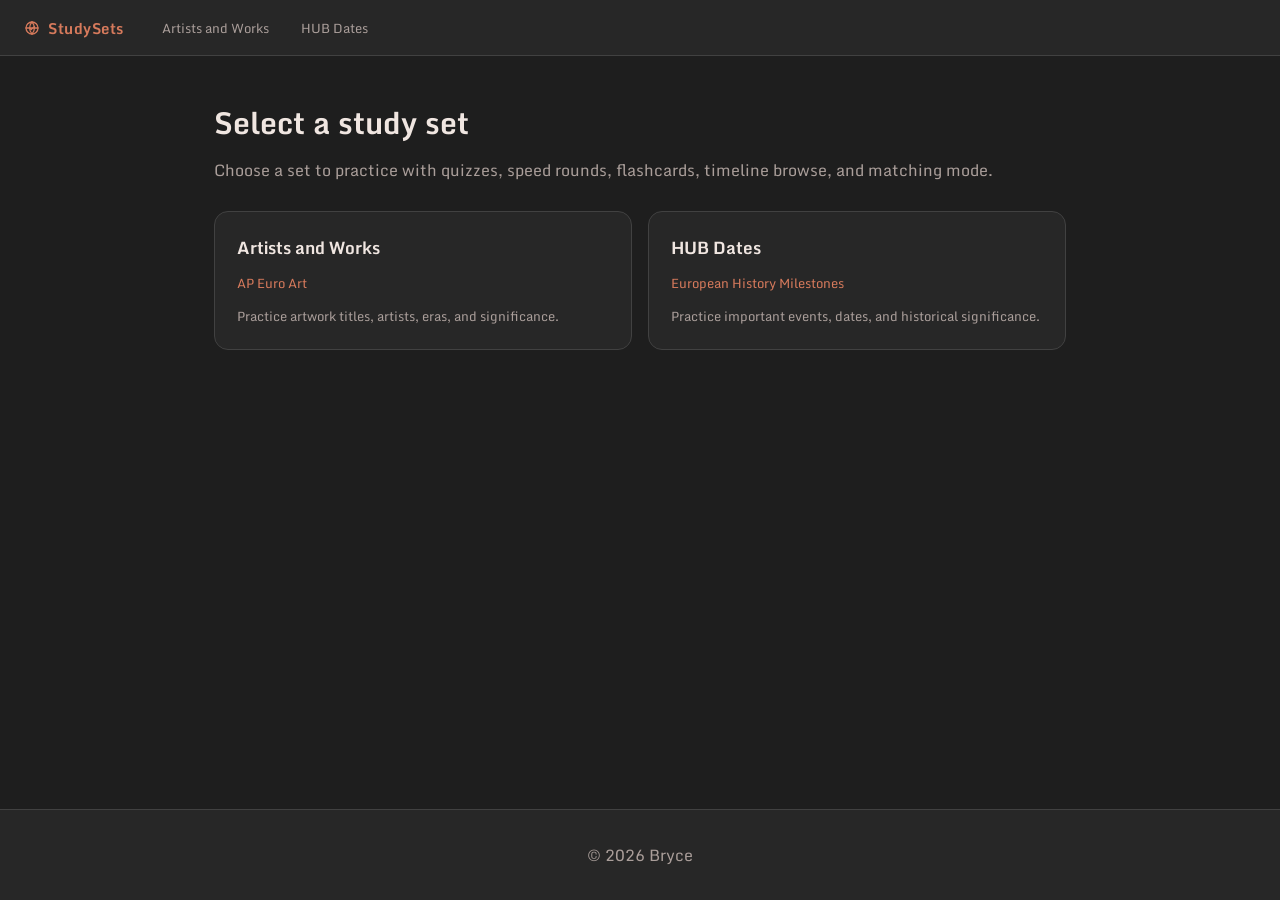
<file: index.html>
<!doctype html>
<html lang="en">
    <head>
        <meta charset="UTF-8" />
        <meta name="viewport" content="width=device-width, initial-scale=1.0" />
        <title>StudySets</title>
        <link rel="preconnect" href="https://fonts.googleapis.com" />
        <link
            href="https://fonts.googleapis.com/css2?family=Monda:wght@400;700&display=swap"
            rel="stylesheet"
        />
        <link href="/assets/colors.css" rel="stylesheet" />
        <link rel="icon" type="image/x-icon" href="/assets/favicon.ico" />

        <style>
            * {
                box-sizing: border-box;
                margin: 0;
                padding: 0;
            }
            body {
                font-family: "Monda", sans-serif;
                background: var(--bg);
                color: var(--text);
                min-height: 100vh;
                display: flex;
                flex-direction: column;
            }
            nav {
                background: var(--bg2);
                border-bottom: 1px solid var(--border);
                padding: 0 24px;
                display: flex;
                align-items: center;
                gap: 4px;
                height: 56px;
                position: sticky;
                top: 0;
                z-index: 100;
            }
            .logo {
                display: inline-flex;
                align-items: center;
                gap: 8px;
                color: var(--accent);
                font-weight: 700;
                font-size: 15px;
                margin-right: 20px;
                letter-spacing: 0.5px;
                text-decoration: none;
            }
            .logo-mark {
                width: 16px;
                height: 16px;
                line-height: 1;
                display: inline-flex;
                align-items: center;
                justify-content: center;
            }
            .logo-mark svg {
                width: 16px;
                height: 16px;
                stroke: currentColor;
                fill: none;
                stroke-width: 1.9;
                stroke-linecap: round;
                stroke-linejoin: round;
            }
            nav .nav-link {
                text-decoration: none;
                color: var(--text-dim);
                font-family: "Monda", sans-serif;
                font-size: 13px;
                padding: 8px 14px;
                border-radius: 8px;
                transition: all 0.15s;
            }
            nav .nav-link:hover {
                color: var(--text);
                background: var(--bg3);
            }
            nav .nav-link.active {
                color: var(--accent);
                background: var(--accent-dim);
            }
            main {
                max-width: 900px;
                margin: 0 auto;
                padding: 42px 24px;
                width: 100%;
                flex: 1;
            }
            footer {
                display: flex;
                align-items: center;
                justify-content: center;
                padding: 32px;
                color: var(--text-dim);
                background: var(--bg2);
                border-top: 1px solid var(--border);
            }
            h1 {
                font-size: 30px;
                margin-bottom: 10px;
            }
            p {
                color: var(--text-dim);
                margin-bottom: 28px;
            }
            .set-grid {
                display: grid;
                grid-template-columns: repeat(auto-fit, minmax(260px, 1fr));
                gap: 16px;
            }
            .set-card {
                display: block;
                text-decoration: none;
                color: inherit;
                padding: 22px;
                border-radius: 14px;
                background: var(--bg2);
                border: 1px solid var(--border);
                transition: 0.2s;
            }
            .set-card:hover {
                transform: translateY(-2px);
                border-color: var(--accent);
                background: var(--bg3);
            }
            .set-card h2 {
                font-size: 17px;
                margin-bottom: 8px;
            }
            .set-card span {
                color: var(--accent);
                font-size: 13px;
            }
            .set-card p {
                margin: 10px 0 0;
                font-size: 13px;
            }
        </style>
    </head>
    <body>
        <nav>
            <a class="logo" href="index.html"
                ><span class="logo-mark" aria-hidden="true"
                    ><svg viewBox="0 0 24 24">
                        <circle cx="12" cy="12" r="9"></circle>
                        <path d="M3 12h18"></path>
                        <path d="M12 3a13 13 0 0 1 0 18"></path>
                        <path d="M12 3a13 13 0 0 0 0 18"></path>
                        <path d="m8.5 12 2.3 2.3L15.8 9.5"></path></svg></span
                ><span>StudySets</span></a
            >
            <a class="nav-link" href="sets/artists-and-works/index.html"
                >Artists and Works</a
            >
            <a class="nav-link" href="sets/hub-dates/index.html">HUB Dates</a>
        </nav>
        <main>
            <h1>Select a study set</h1>
            <p>
                Choose a set to practice with quizzes, speed rounds, flashcards,
                timeline browse, and matching mode.
            </p>
            <div class="set-grid">
                <a class="set-card" href="sets/artists-and-works/index.html">
                    <h2>Artists and Works</h2>
                    <span>AP Euro Art</span>
                    <p>
                        Practice artwork titles, artists, eras, and
                        significance.
                    </p>
                </a>
                <a class="set-card" href="sets/hub-dates/index.html">
                    <h2>HUB Dates</h2>
                    <span>European History Milestones</span>
                    <p>
                        Practice important events, dates, and historical
                        significance.
                    </p>
                </a>
            </div>
        </main>
        <footer>&copy; 2026 Bryce</footer>
    </body>
</html>
</file>
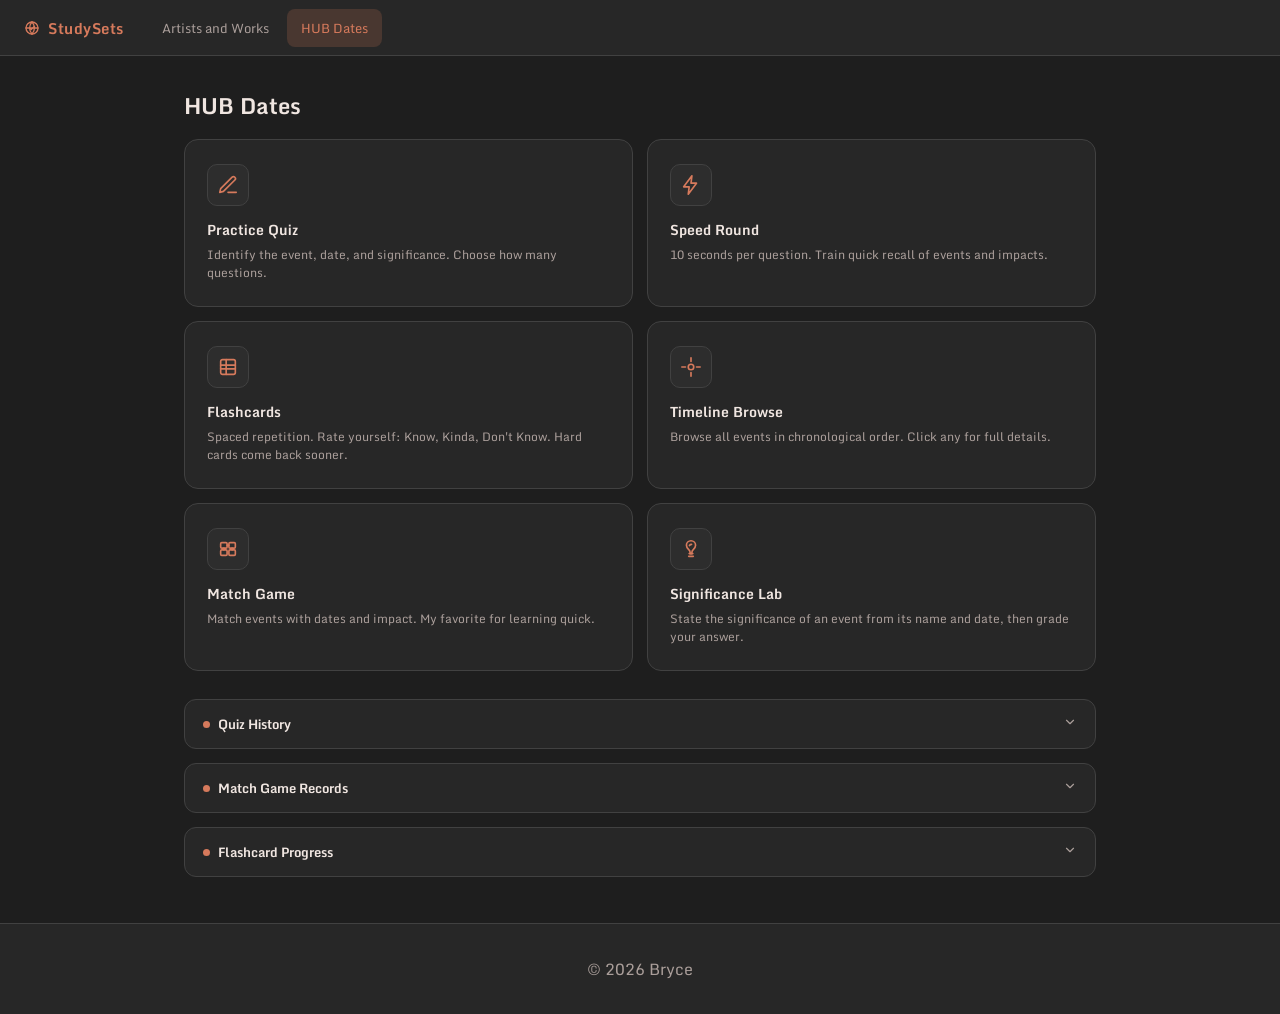
<file: sets/hub-dates/index.html>
<!doctype html>
<html lang="en">
    <head>
        <meta charset="UTF-8" />
        <meta name="viewport" content="width=device-width, initial-scale=1.0" />
        <title>StudySets · HUB Dates</title>
        <link rel="preconnect" href="https://fonts.googleapis.com" />
        <link
            href="https://fonts.googleapis.com/css2?family=Monda:wght@400;700&display=swap"
            rel="stylesheet"
        />
        <link href="/assets/colors.css" rel="stylesheet" />
        <link rel="icon" type="image/x-icon" href="/assets/favicon.ico" />

        <style>
            * {
                box-sizing: border-box;
                margin: 0;
                padding: 0;
            }
            body {
                background: var(--bg);
                color: var(--text);
                font-family: "Monda", sans-serif;
                min-height: 100vh;
                display: flex;
                flex-direction: column;
            }
            #site-content {
                flex: 1;
                width: 100%;
            }
            nav {
                background: var(--bg2);
                border-bottom: 1px solid var(--border);
                padding: 0 24px;
                display: flex;
                align-items: center;
                gap: 4px;
                height: 56px;
                position: sticky;
                top: 0;
                z-index: 100;
            }
            nav .logo {
                display: inline-flex;
                align-items: center;
                gap: 8px;
                font-size: 15px;
                font-weight: 700;
                color: var(--accent);
                margin-right: 20px;
                letter-spacing: 0.5px;
                text-decoration: none;
            }
            nav .logo-mark {
                font-size: 16px;
                line-height: 1;
                display: inline-flex;
                align-items: center;
            }
            nav button {
                background: none;
                border: none;
                color: var(--text-dim);
                font-family: "Monda", sans-serif;
                font-size: 13px;
                padding: 8px 14px;
                border-radius: 8px;
                cursor: pointer;
                transition: all 0.15s;
            }
            nav button:hover {
                color: var(--text);
                background: var(--bg3);
            }
            nav button.active {
                color: var(--accent);
                background: var(--accent-dim);
            }
            nav .nav-link {
                text-decoration: none;
                color: var(--text-dim);
                font-family: "Monda", sans-serif;
                font-size: 13px;
                padding: 8px 14px;
                border-radius: 8px;
                transition: all 0.15s;
            }
            nav .nav-link:hover {
                color: var(--text);
                background: var(--bg3);
            }
            nav .nav-link.active {
                color: var(--accent);
                background: var(--accent-dim);
            }
            .page {
                display: none;
                padding: 32px 24px;
                max-width: 960px;
                margin: 0 auto;
            }
            .page.active {
                display: block;
            }
            .btn {
                background: var(--accent);
                color: #fff;
                border: none;
                font-family: "Monda", sans-serif;
                font-size: 13px;
                font-weight: 700;
                padding: 10px 20px;
                border-radius: 8px;
                cursor: pointer;
                transition: opacity 0.15s;
            }
            .btn:hover {
                opacity: 0.85;
            }
            .btn.outline {
                background: none;
                border: 1px solid var(--border);
                color: var(--text-dim);
                font-weight: 400;
            }
            .btn.outline:hover {
                border-color: var(--accent);
                color: var(--accent);
                background: var(--accent-dim);
            }
            .btn.sm {
                padding: 7px 14px;
                font-size: 12px;
            }
            h2.page-title {
                font-size: 17px;
                font-weight: 700;
                margin-bottom: 20px;
                display: flex;
                align-items: center;
                gap: 10px;
            }
            h2.page-title span {
                color: var(--text-dim);
                font-size: 12px;
                font-weight: 400;
            }

            /* HOME */
            .home-title {
                font-size: 22px;
                font-weight: 700;
                margin-bottom: 16px;
            }
            .home-sub {
                font-size: 13px;
                color: var(--text-dim);
                margin-bottom: 24px;
            }
            .home-sub span {
                color: var(--accent);
            }
            .home-grid {
                display: grid;
                grid-template-columns: repeat(2, 1fr);
                gap: 14px;
                margin-bottom: 28px;
            }
            .home-card {
                background: var(--bg2);
                border: 1px solid var(--border);
                border-radius: 14px;
                padding: 24px 22px;
                cursor: pointer;
                transition: all 0.2s;
            }
            .home-card:hover {
                border-color: var(--accent);
                background: var(--bg3);
                transform: translateY(-2px);
            }
            .home-card .icon {
                width: 42px;
                height: 42px;
                border-radius: 10px;
                border: 1px solid var(--border);
                background: var(--bg3);
                color: var(--accent);
                margin-bottom: 12px;
                display: inline-flex;
                align-items: center;
                justify-content: center;
                line-height: 1;
            }
            .home-card .icon svg {
                width: 22px;
                height: 22px;
                stroke: currentColor;
                fill: none;
                stroke-width: 1.8;
                stroke-linecap: round;
                stroke-linejoin: round;
            }
            .btn-icon {
                width: 14px;
                height: 14px;
                stroke: currentColor;
                fill: none;
                stroke-width: 2;
                stroke-linecap: round;
                stroke-linejoin: round;
                vertical-align: middle;
                margin-right: 6px;
            }
            .stats-collapse-arrow svg,
            .logo-mark svg {
                width: 14px;
                height: 14px;
                stroke: currentColor;
                fill: none;
                stroke-width: 2;
                stroke-linecap: round;
                stroke-linejoin: round;
            }
            .logo-mark svg {
                width: 16px;
                height: 16px;
            }
            .hero-icon {
                width: 40px;
                height: 40px;
                margin: 0 auto 14px;
                color: var(--accent);
                display: flex;
                align-items: center;
                justify-content: center;
            }
            .hero-icon svg,
            .mode-icon svg {
                width: 100%;
                height: 100%;
                stroke: currentColor;
                fill: none;
                stroke-width: 1.8;
                stroke-linecap: round;
                stroke-linejoin: round;
                display: block;
                overflow: visible;
            }
            .mode-icon {
                width: 22px;
                height: 22px;
                margin-bottom: 6px;
                color: var(--accent);
            }
            .home-card .icon-text {
                font-size: 20px;
            }
            .home-card h3 {
                font-size: 14px;
                font-weight: 700;
                margin-bottom: 5px;
            }
            .home-card p {
                font-size: 12px;
                color: var(--text-dim);
                line-height: 1.5;
            }

            /* COLLAPSIBLE */
            .stats-section {
                margin-bottom: 14px;
            }
            .stats-collapse-header {
                display: flex;
                align-items: center;
                justify-content: space-between;
                background: var(--bg2);
                border: 1px solid var(--border);
                border-radius: 12px;
                padding: 13px 18px;
                cursor: pointer;
                transition: all 0.15s;
                user-select: none;
            }
            .stats-collapse-header:hover {
                border-color: var(--accent);
            }
            .stats-collapse-header.open {
                border-radius: 12px 12px 0 0;
                border-bottom-color: transparent;
            }
            .stats-collapse-title {
                font-size: 13px;
                font-weight: 700;
                display: flex;
                align-items: center;
                gap: 8px;
            }
            .stats-collapse-title .dot {
                width: 7px;
                height: 7px;
                border-radius: 50%;
                background: var(--accent);
            }
            .stats-collapse-arrow {
                font-size: 11px;
                color: var(--text-dim);
                transition: transform 0.2s;
            }
            .stats-collapse-header.open .stats-collapse-arrow {
                transform: rotate(180deg);
            }
            .stats-collapse-body {
                background: var(--bg2);
                border: 1px solid var(--border);
                border-top: none;
                border-radius: 0 0 12px 12px;
                padding: 18px;
                display: none;
            }
            .stats-collapse-body.open {
                display: block;
            }
            .graph-wrap {
                position: relative;
                width: 100%;
                height: 150px;
                margin-bottom: 14px;
            }
            .graph-empty {
                text-align: center;
                padding: 36px 0;
                color: var(--text-dim);
                font-size: 12px;
            }
            .hist-row {
                display: flex;
                align-items: center;
                gap: 10px;
                padding: 7px 0;
                border-bottom: 1px solid var(--border);
                font-size: 12px;
            }
            .hist-row:last-child {
                border-bottom: none;
            }
            .hist-pct {
                font-weight: 700;
                width: 44px;
                flex-shrink: 0;
            }
            .hist-bar-wrap {
                flex: 1;
                height: 6px;
                background: var(--bg3);
                border-radius: 99px;
                overflow: hidden;
            }
            .hist-bar {
                height: 100%;
                border-radius: 99px;
            }
            .hist-meta {
                color: var(--text-dim);
                white-space: nowrap;
                font-size: 11px;
            }
            .match-hist-row {
                display: flex;
                align-items: center;
                justify-content: space-between;
                padding: 7px 0;
                border-bottom: 1px solid var(--border);
                font-size: 12px;
            }
            .match-hist-row:last-child {
                border-bottom: none;
            }
            .match-badge {
                background: var(--accent-dim);
                color: var(--accent);
                border-radius: 6px;
                padding: 2px 8px;
                font-size: 11px;
            }
            .fc-prog-row {
                display: flex;
                gap: 10px;
                align-items: center;
                margin-bottom: 8px;
                font-size: 12px;
            }
            .fc-prog-label {
                width: 80px;
                color: var(--text-dim);
                flex-shrink: 0;
            }
            .fc-prog-bar-wrap {
                flex: 1;
                height: 8px;
                background: var(--bg3);
                border-radius: 99px;
                overflow: hidden;
            }
            .fc-prog-bar {
                height: 100%;
                border-radius: 99px;
            }
            .fc-prog-count {
                width: 28px;
                text-align: right;
                color: var(--text-dim);
            }
            .no-data {
                font-size: 12px;
                color: var(--text-dim);
                padding: 8px 0;
            }

            /* SPEED ROUND */
            .speed-timer-wrap {
                position: relative;
                height: 5px;
                background: var(--bg3);
                border-radius: 99px;
                overflow: hidden;
                margin-bottom: 20px;
            }
            .speed-timer-bar {
                height: 100%;
                border-radius: 99px;
                background: var(--green);
                transition: background 0.3s;
                transform-origin: left;
            }
            .speed-timer-bar.warn {
                background: var(--yellow);
            }
            .speed-timer-bar.danger {
                background: var(--red);
            }
            .speed-score-row {
                display: flex;
                gap: 14px;
                justify-content: center;
                margin-bottom: 18px;
            }
            .speed-score-tile {
                background: var(--bg2);
                border: 1px solid var(--border);
                border-radius: 12px;
                padding: 16px 24px;
                text-align: center;
            }
            .speed-score-tile .big {
                font-size: 28px;
                font-weight: 700;
                color: var(--accent);
            }
            .speed-score-tile .lbl {
                font-size: 11px;
                color: var(--text-dim);
                margin-top: 3px;
            }

            /* QUIZ SETUP MODES */
            .quiz-mode-grid {
                display: grid;
                grid-template-columns: 1fr 1fr;
                gap: 10px;
                margin-bottom: 22px;
            }
            .quiz-mode-btn {
                background: var(--bg3);
                border: 1px solid var(--border);
                border-radius: 10px;
                padding: 14px;
                font-family: "Monda", sans-serif;
                cursor: pointer;
                transition: all 0.15s;
                text-align: left;
                width: 100%;
            }
            .quiz-mode-btn:hover {
                border-color: var(--accent);
                background: var(--accent-dim);
            }
            .quiz-mode-btn.active {
                border-color: var(--accent);
                background: var(--accent-dim);
            }
            .quiz-mode-btn .mode-icon {
                font-size: 22px;
                margin-bottom: 6px;
            }
            .quiz-mode-btn .mode-name {
                font-size: 13px;
                font-weight: 700;
                color: var(--text);
                margin-bottom: 3px;
            }
            .quiz-mode-btn .mode-desc {
                font-size: 11px;
                color: var(--text-dim);
                line-height: 1.4;
            }
            .wrong-badge {
                display: inline-flex;
                align-items: center;
                gap: 5px;
                background: rgba(248, 113, 113, 0.12);
                border: 1px solid rgba(248, 113, 113, 0.25);
                color: var(--red);
                border-radius: 8px;
                padding: 4px 10px;
                font-size: 11px;
                margin-bottom: 16px;
            }

            /* QUIZ */
            .quiz-setup {
                background: var(--bg2);
                border: 1px solid var(--border);
                border-radius: 16px;
                padding: 32px;
                text-align: center;
                max-width: 480px;
                margin: 0 auto;
            }
            .quiz-setup h3 {
                font-size: 17px;
                font-weight: 700;
                margin-bottom: 8px;
            }
            .quiz-setup p {
                font-size: 13px;
                color: var(--text-dim);
                margin-bottom: 24px;
            }
            .quiz-count-grid {
                display: grid;
                grid-template-columns: repeat(4, 1fr);
                gap: 8px;
                margin-bottom: 22px;
            }
            .quiz-count-btn {
                background: var(--bg3);
                border: 1px solid var(--border);
                border-radius: 8px;
                padding: 10px 0;
                font-family: "Monda", sans-serif;
                font-size: 13px;
                color: var(--text-dim);
                cursor: pointer;
                transition: all 0.15s;
            }
            .quiz-count-btn:hover {
                border-color: var(--accent);
                color: var(--accent);
                background: var(--accent-dim);
            }
            .quiz-count-btn.active {
                border-color: var(--accent);
                color: var(--accent);
                background: var(--accent-dim);
                font-weight: 700;
            }
            .quiz-part-grid {
                display: grid;
                grid-template-columns: repeat(2, minmax(0, 1fr));
                gap: 8px;
                margin-bottom: 18px;
            }
            .quiz-part-chip {
                display: flex;
                align-items: center;
                gap: 8px;
                background: var(--bg3);
                border: 1px solid var(--border);
                border-radius: 8px;
                padding: 8px 10px;
                cursor: pointer;
                font-size: 12px;
                color: var(--text-dim);
            }
            .quiz-part-chip:hover {
                border-color: var(--accent);
                color: var(--text);
            }
            .quiz-part-chip input[type="checkbox"] {
                appearance: none;
                -webkit-appearance: none;

                width: 16px;
                height: 16px;
                border: 2px solid var(--border);
                border-radius: 4px;

                background: var(--bg3);
                cursor: pointer;
                position: relative;
            }

            .quiz-part-chip input[type="checkbox"]:checked {
                background: var(--accent);
                border-color: var(--accent);
            }

            .quiz-part-chip input[type="checkbox"]:checked::after {
                content: "";
                position: absolute;

                top: 50%;
                left: 50%;

                width: 5px;
                height: 9px;

                border: solid var(--text);
                border-width: 0 2px 2px 0;

                transform: translate(-50%, -65%) rotate(45deg);
            }
            .quiz-part-note {
                font-size: 11px;
                color: var(--text-dim);
                margin-bottom: 18px;
            }
            .quiz-part-warn {
                font-size: 11px;
                color: var(--yellow);
                margin-top: 8px;
            }
            .quiz-progress {
                display: flex;
                align-items: center;
                gap: 12px;
                margin-bottom: 22px;
            }
            .quiz-progress-bar {
                flex: 1;
                height: 4px;
                background: var(--bg3);
                border-radius: 99px;
                overflow: hidden;
            }
            .quiz-progress-fill {
                height: 100%;
                background: var(--accent);
                border-radius: 99px;
                transition: width 0.3s;
            }
            .quiz-counter {
                font-size: 12px;
                color: var(--text-dim);
                white-space: nowrap;
            }
            .quiz-card {
                background: var(--bg2);
                border: 1px solid var(--border);
                border-radius: 16px;
                overflow: hidden;
            }
            .quiz-image-area {
                width: 100%;
                background: var(--bg3);
                display: flex;
                align-items: center;
                justify-content: center;
                border-bottom: 1px solid var(--border);
                min-height: 240px;
                max-height: 340px;
                overflow: hidden;
            }
            .quiz-prompt {
                font-size: 18px;
                font-weight: 700;
                color: var(--accent);
                text-align: center;
                line-height: 1.5;
            }
            .quiz-body {
                padding: 22px;
            }
            .quiz-fields {
                display: flex;
                flex-direction: column;
                gap: 16px;
            }
            .quiz-field label {
                display: block;
                font-size: 11px;
                color: var(--text-dim);
                text-transform: uppercase;
                letter-spacing: 0.8px;
                margin-bottom: 6px;
            }
            .quiz-field input[type="text"] {
                width: 100%;
                background: var(--bg3);
                border: 1px solid var(--border);
                border-radius: 8px;
                color: var(--text);
                font-family: "Monda", sans-serif;
                font-size: 13px;
                padding: 10px 12px;
                outline: none;
                transition: border-color 0.15s;
            }
            .quiz-field input[type="text"]:focus {
                border-color: var(--accent);
            }
            .quiz-field input.correct {
                border-color: var(--green);
                background: rgba(74, 222, 128, 0.08);
            }
            .quiz-field input.wrong {
                border-color: var(--red);
                background: rgba(248, 113, 113, 0.08);
            }
            /* ERA = grid, significance = column */
            .mc-options-grid {
                display: grid;
                grid-template-columns: repeat(3, 1fr);
                gap: 6px;
            }
            .mc-options-col {
                display: flex;
                flex-direction: column;
                gap: 6px;
            }
            .mc-option {
                background: var(--bg3);
                border: 1px solid var(--border);
                border-radius: 8px;
                padding: 9px 12px;
                font-size: 11.5px;
                cursor: pointer;
                transition: all 0.15s;
                text-align: left;
                color: var(--text);
                font-family: "Monda", sans-serif;
                line-height: 1.4;
            }
            .mc-option:hover:not(:disabled) {
                border-color: var(--accent);
                background: var(--accent-dim);
            }
            .mc-option.selected {
                border-color: var(--accent);
                background: var(--accent-dim);
            }
            .mc-option.correct {
                border-color: var(--green);
                background: rgba(74, 222, 128, 0.12);
                color: var(--green);
            }
            .mc-option.wrong {
                border-color: var(--red);
                background: rgba(248, 113, 113, 0.08);
                color: var(--red);
            }
            .mc-option:disabled {
                cursor: default;
            }
            .quiz-feedback {
                margin-top: 18px;
                padding: 12px 16px;
                border-radius: 10px;
                font-size: 13px;
                display: none;
            }
            .quiz-feedback.show {
                display: block;
            }
            .quiz-feedback.pass {
                background: rgba(74, 222, 128, 0.1);
                border: 1px solid rgba(74, 222, 128, 0.3);
                color: var(--green);
            }
            .quiz-feedback.fail {
                background: rgba(248, 113, 113, 0.08);
                border: 1px solid rgba(248, 113, 113, 0.25);
                color: var(--red);
            }
            .quiz-actions {
                display: flex;
                gap: 10px;
                margin-top: 18px;
            }
            .quiz-score-screen {
                text-align: center;
                padding: 48px 24px;
            }
            .score-ring {
                width: 110px;
                height: 110px;
                border-radius: 50%;
                border: 4px solid var(--accent);
                display: flex;
                align-items: center;
                justify-content: center;
                margin: 0 auto 20px;
                font-size: 28px;
                font-weight: 700;
                color: var(--accent);
            }
            .quiz-score-screen h3 {
                font-size: 18px;
                margin-bottom: 8px;
            }
            .quiz-score-screen p {
                color: var(--text-dim);
                font-size: 13px;
                margin-bottom: 20px;
            }
            .quiz-timer-display {
                font-size: 12px;
                color: var(--text-dim);
                margin-bottom: 16px;
            }

            /* FLASHCARDS */
            .fc-status-bar {
                display: flex;
                gap: 14px;
                margin-bottom: 22px;
            }
            .fc-status-pill {
                flex: 1;
                background: var(--bg2);
                border: 1px solid var(--border);
                border-radius: 10px;
                padding: 12px 16px;
                text-align: center;
            }
            .fc-status-pill .num {
                font-size: 20px;
                font-weight: 700;
            }
            .fc-status-pill .lbl {
                font-size: 11px;
                color: var(--text-dim);
                margin-top: 2px;
            }
            .fc-status-pill.know .num {
                color: var(--green);
            }
            .fc-status-pill.kinda .num {
                color: var(--yellow);
            }
            .fc-status-pill.dontknow .num {
                color: var(--red);
            }
            .fc-card-container {
                perspective: 1200px;
                margin-bottom: 18px;
            }
            .fc-card {
                width: 100%;
                min-height: 320px;
                position: relative;
                transform-style: preserve-3d;
                transition: transform 0.5s cubic-bezier(0.4, 0, 0.2, 1);
                cursor: pointer;
            }
            .fc-card.flipped {
                transform: rotateY(180deg);
            }
            .fc-front,
            .fc-back {
                position: absolute;
                inset: 0;
                backface-visibility: hidden;
                border-radius: 16px;
                border: 1px solid var(--border);
                background: var(--bg2);
                display: flex;
                align-items: center;
                justify-content: center;
                padding: 22px;
            }
            .fc-back {
                transform: rotateY(180deg);
                flex-direction: column;
                gap: 10px;
                text-align: center;
            }
            .fc-front img {
                max-width: 100%;
                max-height: 270px;
                object-fit: contain;
                border-radius: 8px;
            }
            .fc-flip-hint {
                position: absolute;
                bottom: 12px;
                right: 16px;
                font-size: 11px;
                color: var(--text-dim);
            }
            .fc-back-title {
                font-size: 17px;
                font-weight: 700;
                color: var(--accent);
            }
            .fc-back-artist {
                font-size: 13px;
                color: var(--text-dim);
            }
            .fc-back-era {
                font-size: 11px;
                background: var(--accent-dim);
                color: var(--accent);
                padding: 4px 10px;
                border-radius: 99px;
            }
            .fc-back-sig {
                font-size: 12px;
                color: var(--text);
                line-height: 1.6;
                background: var(--bg3);
                border-radius: 8px;
                padding: 10px 14px;
                text-align: left;
                max-width: 480px;
            }
            .fc-rating-btns {
                display: grid;
                grid-template-columns: repeat(3, 1fr);
                gap: 10px;
            }
            .fc-rating-btns button {
                padding: 12px;
                border: 1px solid var(--border);
                border-radius: 10px;
                background: var(--bg3);
                color: var(--text);
                font-family: "Monda", sans-serif;
                font-size: 12px;
                cursor: pointer;
                transition: all 0.15s;
                font-weight: 700;
            }
            .fc-rating-btns button.know-btn:hover {
                border-color: var(--green);
                color: var(--green);
                background: rgba(74, 222, 128, 0.1);
            }
            .fc-rating-btns button.kinda-btn:hover {
                border-color: var(--yellow);
                color: var(--yellow);
                background: rgba(251, 191, 36, 0.1);
            }
            .fc-rating-btns button.dontknow-btn:hover {
                border-color: var(--red);
                color: var(--red);
                background: rgba(248, 113, 113, 0.1);
            }
            .fc-done {
                text-align: center;
                padding: 48px 24px;
                background: var(--bg2);
                border: 1px solid var(--border);
                border-radius: 16px;
            }
            .fc-done h3 {
                font-size: 18px;
                margin-bottom: 10px;
            }
            .fc-done p {
                font-size: 13px;
                color: var(--text-dim);
                margin-bottom: 20px;
            }
            .fc-info {
                font-size: 12px;
                color: var(--text-dim);
                text-align: center;
            }

            /* TIMELINE */
            .tl-list {
                display: grid;
                gap: 10px;
            }
            .tl-controls {
                display: flex;
                align-items: center;
                gap: 10px;
                margin-bottom: 12px;
                background: var(--bg2);
                border: 1px solid var(--border);
                border-radius: 10px;
                padding: 10px 12px;
            }
            .tl-toggle {
                display: inline-flex;
                align-items: center;
                gap: 8px;
                font-size: 12px;
                color: var(--text-dim);
                cursor: pointer;
            }
            .tl-toggle input {
                accent-color: var(--accent);
            }
            .tl-item {
                background: var(--bg2);
                border: 1px solid var(--border);
                border-radius: 12px;
                padding: 12px;
                cursor: pointer;
                transition: all 0.15s;
                display: grid;
                grid-template-columns: 78px 1fr;
                gap: 12px;
                align-items: start;
            }
            .tl-item:hover {
                border-color: var(--accent);
                transform: translateY(-2px);
            }
            .tl-item-date {
                font-size: 12px;
                color: var(--accent);
                background: var(--accent-dim);
                border-radius: 99px;
                padding: 4px 10px;
                text-align: center;
                font-weight: 700;
            }
            .tl-item-title {
                font-size: 13px;
                font-weight: 700;
                margin-bottom: 4px;
                line-height: 1.4;
            }
            .tl-item-sig {
                font-size: 11px;
                color: var(--text-dim);
                line-height: 1.45;
            }

            /* MATCH */
            .match-header {
                display: flex;
                align-items: center;
                justify-content: space-between;
                margin-bottom: 18px;
            }
            .match-timer {
                font-size: 22px;
                font-weight: 700;
                color: var(--accent);
                font-variant-numeric: tabular-nums;
            }
            .match-grid {
                display: grid;
                gap: 10px;
            }
            .match-tile {
                background: var(--bg2);
                border: 1px solid var(--border);
                border-radius: 10px;
                aspect-ratio: 1;
                cursor: pointer;
                transition: all 0.15s;
                display: flex;
                align-items: center;
                justify-content: center;
                padding: 8px;
                text-align: center;
                font-size: 11px;
                overflow: hidden;
            }
            .match-tile:hover:not(.matched):not(.selected) {
                border-color: var(--accent);
                background: var(--bg3);
            }
            .match-tile.selected {
                border-color: var(--accent);
                background: var(--accent-dim);
            }
            .match-tile.matched {
                border-color: var(--green);
                background: rgba(74, 222, 128, 0.1);
                opacity: 0.6;
                cursor: default;
            }
            .match-tile.wrong-flash {
                border-color: var(--red);
                background: rgba(248, 113, 113, 0.15);
            }
            .match-tile .tile-prompt {
                line-height: 1.35;
                color: var(--accent);
                font-weight: 700;
            }
            .match-tile .tile-label {
                line-height: 1.3;
                color: var(--text);
            }
            .match-done {
                text-align: center;
                padding: 48px 24px;
                background: var(--bg2);
                border: 1px solid var(--border);
                border-radius: 16px;
            }
            .match-done h3 {
                font-size: 20px;
                margin-bottom: 8px;
            }
            .match-done .time {
                font-size: 36px;
                font-weight: 700;
                color: var(--accent);
                margin-bottom: 8px;
            }
            .match-done p {
                color: var(--text-dim);
                font-size: 13px;
                margin-bottom: 24px;
            }

            /* SIGNIFICANCE LAB */
            .siglab-setup,
            .siglab-card,
            .siglab-score {
                background: var(--bg2);
                border: 1px solid var(--border);
                border-radius: 16px;
                padding: 22px;
            }
            .siglab-setup p,
            .siglab-score p {
                font-size: 12px;
                margin-bottom: 14px;
                color: var(--text-dim);
            }
            .siglab-config {
                background: var(--bg3);
                border: 1px solid var(--border);
                border-radius: 12px;
                padding: 12px;
                margin: 14px 0 16px;
                display: grid;
                gap: 10px;
            }
            .siglab-config-grid {
                display: grid;
                grid-template-columns: repeat(auto-fit, minmax(170px, 1fr));
                gap: 10px;
            }
            .siglab-config label {
                font-size: 11px;
                color: var(--text-dim);
                text-transform: uppercase;
                letter-spacing: 0.7px;
                display: block;
                margin-bottom: 6px;
            }
            .siglab-config input,
            .siglab-config select {
                width: 100%;
                background: var(--bg2);
                border: 1px solid var(--border);
                border-radius: 8px;
                color: var(--text);
                font-family: "Monda", sans-serif;
                font-size: 12px;
                padding: 9px 10px;
                outline: none;
            }
            .siglab-config input:focus,
            .siglab-config select:focus {
                border-color: var(--accent);
            }
            .siglab-ai-note {
                font-size: 11px;
                color: var(--text-dim);
            }
            .siglab-counter {
                font-size: 12px;
                color: var(--text-dim);
                margin-bottom: 8px;
            }
            .siglab-event {
                font-size: 18px;
                color: var(--accent);
                font-weight: 700;
                margin-bottom: 6px;
            }
            .siglab-meta {
                font-size: 12px;
                color: var(--text-dim);
                margin-bottom: 8px;
            }
            .siglab-rubric {
                background: var(--bg3);
                border: 1px solid var(--border);
                border-radius: 10px;
                padding: 12px;
                font-size: 12px;
                line-height: 1.55;
                color: var(--text-dim);
                margin: 12px 0;
            }
            .siglab-input {
                width: 100%;
                min-height: 130px;
                resize: vertical;
                background: var(--bg3);
                border: 1px solid var(--border);
                border-radius: 10px;
                color: var(--text);
                font-family: "Monda", sans-serif;
                font-size: 12px;
                line-height: 1.5;
                padding: 12px;
                outline: none;
                margin-top: 8px;
            }
            .siglab-input:focus {
                border-color: var(--accent);
            }
            .siglab-grade-grid {
                display: grid;
                grid-template-columns: repeat(3, 1fr);
                gap: 8px;
                margin-top: 12px;
            }
            .siglab-grade-btn {
                border: 1px solid var(--border);
                border-radius: 10px;
                background: var(--bg3);
                color: var(--text);
                font-family: "Monda", sans-serif;
                font-size: 12px;
                padding: 10px 12px;
                cursor: pointer;
                transition: all 0.15s;
            }
            .siglab-grade-btn:hover {
                border-color: var(--accent);
                background: var(--accent-dim);
            }
            .siglab-grade-btn.selected {
                border-color: var(--accent);
                background: var(--accent-dim);
                color: var(--accent);
            }
            .siglab-ai-feedback {
                background: var(--bg3);
                border: 1px solid var(--border);
                border-radius: 10px;
                padding: 10px 12px;
                margin-top: 12px;
                font-size: 12px;
                line-height: 1.5;
                color: var(--text-dim);
            }

            /* MODAL */
            .modal-overlay {
                position: fixed;
                inset: 0;
                background: rgba(0, 0, 0, 0.72);
                z-index: 200;
                display: flex;
                align-items: center;
                justify-content: center;
                padding: 20px;
                opacity: 0;
                pointer-events: none;
                transition: opacity 0.2s;
            }
            .modal-overlay.open {
                opacity: 1;
                pointer-events: all;
            }
            .modal {
                background: var(--bg2);
                border: 1px solid var(--border);
                border-radius: 18px;
                padding: 28px;
                max-width: 600px;
                width: 100%;
                max-height: 90vh;
                overflow-y: auto;
                transform: translateY(16px);
                transition: transform 0.2s;
                position: relative;
            }
            .modal-overlay.open .modal {
                transform: translateY(0);
            }
            .modal-prompt {
                font-size: 16px;
                font-weight: 700;
                color: var(--accent);
                margin-bottom: 14px;
            }
            .modal-title {
                font-size: 20px;
                font-weight: 700;
                margin-bottom: 6px;
            }
            .modal-meta {
                font-size: 13px;
                color: var(--text-dim);
                margin-bottom: 12px;
            }
            .modal-sig {
                font-size: 13px;
                color: var(--text);
                line-height: 1.7;
                background: var(--bg3);
                border-radius: 10px;
                padding: 14px 16px;
            }
            .modal-close {
                position: absolute;
                top: 16px;
                right: 16px;
                background: var(--bg3);
                border: 1px solid var(--border);
                color: var(--text-dim);
                border-radius: 8px;
                padding: 6px 12px;
                font-family: "Monda", sans-serif;
                font-size: 12px;
                cursor: pointer;
            }
            ::-webkit-scrollbar {
                width: 6px;
            }
            ::-webkit-scrollbar-track {
                background: transparent;
            }
            ::-webkit-scrollbar-thumb {
                background: var(--border);
                border-radius: 3px;
            }

            footer {
                display: flex;
                justify-content: center;
                align-items: center;
                padding: 32px;
                color: var(--text-dim);
                margin-top: auto;
                background: var(--bg2);
                border-top: 1px solid var(--border);
            }
        </style>
    </head>
    <body>
        <nav>
            <a class="logo" href="../../index.html"
                ><span class="logo-mark" aria-hidden="true"
                    ><svg viewBox="0 0 24 24">
                        <circle cx="12" cy="12" r="9"></circle>
                        <path d="M3 12h18"></path>
                        <path d="M12 3a13 13 0 0 1 0 18"></path>
                        <path d="M12 3a13 13 0 0 0 0 18"></path>
                        <path d="m8.5 12 2.3 2.3L15.8 9.5"></path></svg></span
                ><span>StudySets</span></a
            >
            <a class="nav-link" href="../artists-and-works/index.html"
                >Artists and Works</a
            >
            <a class="nav-link active" href="../hub-dates/index.html"
                >HUB Dates</a
            >
        </nav>

        <div id="site-content">
            <div class="page active" id="page-home">
                <div class="home-title">HUB Dates</div>
                <div class="home-grid">
                    <div class="home-card" onclick="showPage('quiz')">
                        <div class="icon" aria-hidden="true">
                            <svg viewBox="0 0 24 24">
                                <path d="M12 20h9"></path>
                                <path
                                    d="M16.5 3.5a2.1 2.1 0 0 1 3 3L7 19l-4 1 1-4Z"
                                ></path>
                            </svg>
                        </div>
                        <h3>Practice Quiz</h3>
                        <p>
                            Identify the event, date, and significance. Choose
                            how many questions.
                        </p>
                    </div>
                    <div class="home-card" onclick="showPage('speed')">
                        <div class="icon" aria-hidden="true">
                            <svg viewBox="0 0 24 24">
                                <path d="M13 2 4 14h6l-1 8 9-12h-6z"></path>
                            </svg>
                        </div>
                        <h3>Speed Round</h3>
                        <p>
                            10 seconds per question. Train quick recall of
                            events and impacts.
                        </p>
                    </div>
                    <div class="home-card" onclick="showPage('flashcards')">
                        <div class="icon" aria-hidden="true">
                            <svg viewBox="0 0 24 24">
                                <rect
                                    x="4"
                                    y="4"
                                    width="16"
                                    height="16"
                                    rx="2"
                                ></rect>
                                <path d="M4 10h16M4 14h16M10 4v16"></path>
                            </svg>
                        </div>
                        <h3>Flashcards</h3>
                        <p>
                            Spaced repetition. Rate yourself: Know, Kinda, Don't
                            Know. Hard cards come back sooner.
                        </p>
                    </div>
                    <div class="home-card" onclick="showPage('timeline')">
                        <div class="icon" aria-hidden="true">
                            <svg viewBox="0 0 24 24">
                                <circle cx="12" cy="12" r="3"></circle>
                                <path d="M12 2v4M12 18v4M2 12h4M18 12h4"></path>
                            </svg>
                        </div>
                        <h3>Timeline Browse</h3>
                        <p>
                            Browse all events in chronological order. Click any
                            for full details.
                        </p>
                    </div>
                    <div class="home-card" onclick="showPage('match')">
                        <div class="icon" aria-hidden="true">
                            <svg viewBox="0 0 24 24">
                                <rect
                                    x="4"
                                    y="5"
                                    width="7"
                                    height="6"
                                    rx="1.2"
                                ></rect>
                                <rect
                                    x="13"
                                    y="5"
                                    width="7"
                                    height="6"
                                    rx="1.2"
                                ></rect>
                                <rect
                                    x="4"
                                    y="13"
                                    width="7"
                                    height="6"
                                    rx="1.2"
                                ></rect>
                                <rect
                                    x="13"
                                    y="13"
                                    width="7"
                                    height="6"
                                    rx="1.2"
                                ></rect>
                                <path d="M11 8h2"></path>
                                <path d="M7.5 11v2"></path>
                                <path d="M16.5 11v2"></path>
                            </svg>
                        </div>
                        <h3>Match Game</h3>
                        <p>
                            Match events with dates and impact. My favorite for
                            learning quick.
                        </p>
                    </div>
                    <div class="home-card" onclick="showPage('siglab')">
                        <div class="icon" aria-hidden="true">
                            <svg viewBox="0 0 24 24">
                                <path
                                    d="M12 3a5 5 0 0 0-5 5c0 2.1 1.3 3.6 2.5 4.7.9.8 1.5 1.8 1.5 2.9V17h2v-1.4c0-1.1.6-2.1 1.5-2.9C15.7 11.6 17 10.1 17 8a5 5 0 0 0-5-5z"
                                ></path>
                                <path d="M9.5 20h5"></path>
                                <path d="M10 17h4"></path>
                                <path
                                    d="M10.3 8.2c.5-.8 1.4-1.2 2.3-1.2"
                                ></path>
                            </svg>
                        </div>
                        <h3>Significance Lab</h3>
                        <p>
                            State the significance of an event from its name and
                            date, then grade your answer.
                        </p>
                    </div>
                </div>

                <div class="stats-section">
                    <div
                        class="stats-collapse-header"
                        id="quiz-stats-hdr"
                        onclick="toggleSection('quiz-stats')"
                    >
                        <div class="stats-collapse-title">
                            <div class="dot"></div>
                            Quiz History
                        </div>
                        <div class="stats-collapse-arrow" aria-hidden="true">
                            <svg viewBox="0 0 24 24">
                                <path d="m6 9 6 6 6-6"></path>
                            </svg>
                        </div>
                    </div>
                    <div class="stats-collapse-body" id="quiz-stats-body">
                        <div class="graph-wrap" id="quiz-graph-wrap"></div>
                        <div id="quiz-hist-list"></div>
                    </div>
                </div>

                <div class="stats-section">
                    <div
                        class="stats-collapse-header"
                        id="match-stats-hdr"
                        onclick="toggleSection('match-stats')"
                    >
                        <div class="stats-collapse-title">
                            <div class="dot"></div>
                            Match Game Records
                        </div>
                        <div class="stats-collapse-arrow" aria-hidden="true">
                            <svg viewBox="0 0 24 24">
                                <path d="m6 9 6 6 6-6"></path>
                            </svg>
                        </div>
                    </div>
                    <div class="stats-collapse-body" id="match-stats-body">
                        <div id="match-hist-list"></div>
                    </div>
                </div>

                <div class="stats-section">
                    <div
                        class="stats-collapse-header"
                        id="fc-stats-hdr"
                        onclick="toggleSection('fc-stats')"
                    >
                        <div class="stats-collapse-title">
                            <div class="dot"></div>
                            Flashcard Progress
                        </div>
                        <div class="stats-collapse-arrow" aria-hidden="true">
                            <svg viewBox="0 0 24 24">
                                <path d="m6 9 6 6 6-6"></path>
                            </svg>
                        </div>
                    </div>
                    <div class="stats-collapse-body" id="fc-stats-body">
                        <div id="fc-prog-display"></div>
                    </div>
                </div>
            </div>

            <div class="page" id="page-quiz">
                <h2 class="page-title">
                    Practice Quiz <span id="quiz-mode-label"></span>
                </h2>
                <div id="quiz-wrapper"></div>
            </div>

            <div class="page" id="page-flashcards">
                <h2 class="page-title">
                    Flashcards
                    <span
                        ><button
                            class="btn outline sm"
                            onclick="shuffleFC()"
                            style="font-size: 11px"
                        >
                            <svg
                                class="btn-icon"
                                viewBox="0 0 24 24"
                                aria-hidden="true"
                            >
                                <path d="M16 3h5v5"></path>
                                <path d="m4 20 7-7"></path>
                                <path d="m21 3-8 8"></path>
                                <path d="M16 16h5v5"></path>
                                <path d="m15 16 6 6"></path>
                                <path d="m4 4 5 5"></path></svg
                            ><span>Shuffle</span>
                        </button></span
                    >
                </h2>
                <div class="fc-status-bar">
                    <div class="fc-status-pill know">
                        <div class="num" id="fc-know-count">0</div>
                        <div class="lbl">Know</div>
                    </div>
                    <div class="fc-status-pill kinda">
                        <div class="num" id="fc-kinda-count">0</div>
                        <div class="lbl">Kinda</div>
                    </div>
                    <div class="fc-status-pill dontknow">
                        <div class="num" id="fc-dk-count">0</div>
                        <div class="lbl">Don't Know</div>
                    </div>
                </div>
                <div id="fc-wrapper"></div>
            </div>

            <div class="page" id="page-timeline">
                <h2 class="page-title">Timeline Browse</h2>
                <div id="timeline-wrapper"></div>
            </div>

            <div class="page" id="page-match">
                <h2 class="page-title">Match Game</h2>
                <div id="match-wrapper"></div>
            </div>

            <div class="page" id="page-speed">
                <h2 class="page-title">
                    Speed Round <span id="speed-mode-label"></span>
                </h2>
                <div id="speed-wrapper"></div>
            </div>

            <div class="page" id="page-siglab">
                <h2 class="page-title">Significance Lab</h2>
                <div id="siglab-wrapper"></div>
            </div>

            <div
                class="modal-overlay"
                id="modal-overlay"
                onclick="closeModal(event)"
            >
                <div class="modal">
                    <button class="modal-close" onclick="closeModal()">
                        <svg
                            class="btn-icon"
                            viewBox="0 0 24 24"
                            aria-hidden="true"
                        >
                            <path d="M18 6 6 18M6 6l12 12"></path></svg
                        ><span>Close</span>
                    </button>
                    <div id="modal-prompt" class="modal-prompt"></div>
                    <div id="modal-title" class="modal-title"></div>
                    <div id="modal-meta" class="modal-meta"></div>
                    <div id="modal-sig" class="modal-sig"></div>
                </div>
            </div>
        </div>

        <footer>&copy; 2026 Bryce</footer>

        <script src="data.js"></script>
        <script>
            // ─── LOCAL STORAGE ───────────────────────────────────
            const LS = {
                get(k) {
                    try {
                        return JSON.parse(
                            localStorage.getItem("hubdates_" + k),
                        );
                    } catch (e) {
                        return null;
                    }
                },
                set(k, v) {
                    try {
                        localStorage.setItem(
                            "hubdates_" + k,
                            JSON.stringify(v),
                        );
                    } catch (e) {}
                },
            };
            function saveQuizResult(pct, correct, total, elapsed) {
                const h = LS.get("quiz_hist") || [];
                h.push({ pct, correct, total, elapsed, date: Date.now() });
                if (h.length > 50) h.splice(0, h.length - 50);
                LS.set("quiz_hist", h);
            }
            function saveMatchResult(n, elapsed, difficulty) {
                const h = LS.get("match_hist") || [];
                h.push({ n, elapsed, difficulty, date: Date.now() });
                if (h.length > 30) h.splice(0, h.length - 30);
                LS.set("match_hist", h);
            }
            function saveFCState(deck) {
                LS.set(
                    "fc_deck",
                    deck.map((c) => ({
                        id: c.id,
                        status: c.status,
                        interval: c.interval,
                        due: c.due,
                    })),
                );
            }
            function loadFCState() {
                return LS.get("fc_deck");
            }

            // ─── NAV ─────────────────────────────────────────────
            const pages = [
                "home",
                "quiz",
                "speed",
                "flashcards",
                "timeline",
                "match",
                "siglab",
            ];
            function showPage(name) {
                pages.forEach((p) =>
                    document
                        .getElementById("page-" + p)
                        .classList.toggle("active", p === name),
                );
                if (name === "home") renderHomeStats();
                if (name === "quiz") initQuizSetup();
                if (name === "speed") initSpeed();
                if (name === "flashcards") initFlashcards();
                if (name === "timeline") initTimeline();
                if (name === "match") initMatch();
                if (name === "siglab") initSigLab();
            }

            // ─── COLLAPSIBLES ────────────────────────────────────
            function toggleSection(id) {
                const hdr = document.getElementById(id + "-hdr");
                const body = document.getElementById(id + "-body");
                const open = body.classList.toggle("open");
                hdr.classList.toggle("open", open);
                if (open && id === "quiz-stats") drawQuizGraph();
            }

            // ─── CARDS ───────────────────────────────────────────
            function buildCards() {
                return quizData.map((q) => ({
                    prompt: q.prompt || "",
                    name:
                        q.answers.find((a) => a.label === "Event:")?.correct ||
                        "",
                    artist:
                        q.answers.find((a) => a.label === "Year:")?.correct ||
                        "",
                    era: q.era || "",
                    sig:
                        q.significanceLong ||
                        q.answers.find((a) => a.label === "Significance:")
                            ?.correct ||
                        "",
                    sigShort:
                        q.significanceShort ||
                        q.answers.find((a) => a.label === "Significance:")
                            ?.correct ||
                        "Major turning point that reshaped Europe.",
                }));
            }
            const CARDS = buildCards();
            let timelineDetailed = false;

            // ─── HOME STATS ──────────────────────────────────────
            function renderHomeStats() {
                // graph area placeholder
                const gw = document.getElementById("quiz-graph-wrap");
                const hist = LS.get("quiz_hist") || [];
                gw.innerHTML =
                    hist.length === 0
                        ? '<div class="graph-empty">No quiz history yet. Take a quiz to see your progress!</div>'
                        : '<canvas id="quiz-graph" style="width:100%;height:100%"></canvas>';

                renderQuizHistList();
                renderMatchHist();
                renderFCProg();
            }

            function drawQuizGraph() {
                const hist = LS.get("quiz_hist") || [];
                if (!hist.length) return;
                const canvas = document.getElementById("quiz-graph");
                if (!canvas) return;
                const wrap = document.getElementById("quiz-graph-wrap");
                const dpr = window.devicePixelRatio || 1;
                const W = wrap.clientWidth || 600,
                    H = 150;
                canvas.width = W * dpr;
                canvas.height = H * dpr;
                canvas.style.width = W + "px";
                canvas.style.height = H + "px";
                const ctx = canvas.getContext("2d");
                ctx.scale(dpr, dpr);

                const pL = 40,
                    pR = 16,
                    pT = 12,
                    pB = 30;
                const gW = W - pL - pR,
                    gH = H - pT - pB;
                const pts = hist.slice(-20);
                const lastPct = pts.length ? pts[pts.length - 1].pct : 0;
                const theme =
                    lastPct >= 80
                        ? {
                              stroke: "#4ade80",
                              fillTop: "rgba(74,222,128,0.3)",
                              fillBottom: "rgba(74,222,128,0)",
                          }
                        : lastPct >= 50
                          ? {
                                stroke: "#fbbf24",
                                fillTop: "rgba(251,191,36,0.3)",
                                fillBottom: "rgba(251,191,36,0)",
                            }
                          : {
                                stroke: "#f87171",
                                fillTop: "rgba(248,113,113,0.25)",
                                fillBottom: "rgba(248,113,113,0)",
                            };

                // grid + labels
                [0, 25, 50, 75, 100].forEach((v) => {
                    const y = pT + gH - (v / 100) * gH;
                    ctx.strokeStyle = "rgba(45,47,55,0.9)";
                    ctx.lineWidth = 1;
                    ctx.beginPath();
                    ctx.moveTo(pL, y);
                    ctx.lineTo(pL + gW, y);
                    ctx.stroke();
                    ctx.fillStyle = "#7a7d8e";
                    ctx.font = `10px Monda,sans-serif`;
                    ctx.textAlign = "right";
                    ctx.fillText(v + "%", pL - 5, y + 3.5);
                });

                const xs = (i) =>
                    pL +
                    (pts.length === 1 ? gW / 2 : (i / (pts.length - 1)) * gW);
                const ys = (p) => pT + gH - (p.pct / 100) * gH;

                if (pts.length >= 2) {
                    // fill
                    const grad = ctx.createLinearGradient(0, pT, 0, pT + gH);
                    grad.addColorStop(0, theme.fillTop);
                    grad.addColorStop(1, theme.fillBottom);
                    ctx.beginPath();
                    pts.forEach((p, i) => {
                        i === 0
                            ? ctx.moveTo(xs(i), ys(p))
                            : ctx.lineTo(xs(i), ys(p));
                    });
                    ctx.lineTo(xs(pts.length - 1), pT + gH);
                    ctx.lineTo(xs(0), pT + gH);
                    ctx.closePath();
                    ctx.fillStyle = grad;
                    ctx.fill();
                    // line
                    ctx.beginPath();
                    pts.forEach((p, i) => {
                        i === 0
                            ? ctx.moveTo(xs(i), ys(p))
                            : ctx.lineTo(xs(i), ys(p));
                    });
                    ctx.strokeStyle = theme.stroke;
                    ctx.lineWidth = 2.5;
                    ctx.lineJoin = "round";
                    ctx.stroke();
                }
                // dots
                pts.forEach((p, i) => {
                    ctx.beginPath();
                    ctx.arc(xs(i), ys(p), 3.5, 0, Math.PI * 2);
                    ctx.fillStyle = theme.stroke;
                    ctx.fill();
                });
                // x-axis date labels (show up to 5)
                ctx.fillStyle = "#7a7d8e";
                ctx.font = "9px Monda,sans-serif";
                ctx.textAlign = "center";
                const step = Math.ceil(pts.length / 5);
                pts.forEach((p, i) => {
                    if (i % step === 0 || i === pts.length - 1) {
                        const d = new Date(p.date);
                        ctx.fillText(
                            d.toLocaleDateString("en-US", {
                                month: "numeric",
                                day: "numeric",
                            }),
                            xs(i),
                            pT + gH + 18,
                        );
                    }
                });
            }

            function renderQuizHistList() {
                const hist = LS.get("quiz_hist") || [];
                const el = document.getElementById("quiz-hist-list");
                if (!hist.length) {
                    el.innerHTML = "";
                    return;
                }
                const recent = hist.slice().reverse().slice(0, 8);
                el.innerHTML = recent
                    .map((h) => {
                        const d = new Date(h.date);
                        const ds =
                            d.toLocaleDateString("en-US", {
                                month: "short",
                                day: "numeric",
                            }) +
                            " " +
                            d.toLocaleTimeString("en-US", {
                                hour: "2-digit",
                                minute: "2-digit",
                            });
                        const clr =
                            h.pct >= 80
                                ? "var(--green)"
                                : h.pct >= 50
                                  ? "var(--yellow)"
                                  : "var(--red)";
                        return `<div class="hist-row">
      <div class="hist-pct" style="color:${clr}">${h.pct}%</div>
      <div class="hist-bar-wrap"><div class="hist-bar" style="width:${h.pct}%;background:${clr}"></div></div>
      <div class="hist-meta">${h.correct}/${h.total} · ${fmtMs(h.elapsed)} · ${ds}</div>
    </div>`;
                    })
                    .join("");
            }

            function renderMatchHist() {
                const hist = LS.get("match_hist") || [];
                const el = document.getElementById("match-hist-list");
                if (!hist.length) {
                    el.innerHTML =
                        '<div class="no-data">No match games yet.</div>';
                    return;
                }
                el.innerHTML = hist
                    .slice()
                    .reverse()
                    .slice(0, 10)
                    .map((h) => {
                        const d = new Date(h.date);
                        const ds = d.toLocaleDateString("en-US", {
                            month: "short",
                            day: "numeric",
                        });
                        return `<div class="match-hist-row">
      <span class="match-badge">${h.n} pairs · ${h.difficulty}</span>
      <span style="font-weight:700;color:var(--accent)">${h.elapsed}s</span>
      <span style="color:var(--text-dim)">${h.elapsed < 30 ? "Fast" : h.elapsed < 60 ? "Good" : "Keep going"}</span>
      <span style="color:var(--text-dim)">${ds}</span>
    </div>`;
                    })
                    .join("");
            }

            function renderFCProg() {
                const saved = loadFCState();
                const el = document.getElementById("fc-prog-display");
                if (!saved || !saved.length) {
                    el.innerHTML =
                        '<div class="no-data">No flashcard data yet.</div>';
                    return;
                }
                const total = saved.length;
                const know = saved.filter((c) => c.status === "know").length;
                const kinda = saved.filter((c) => c.status === "kinda").length;
                const dk = saved.filter((c) => c.status === "dontknow").length;
                el.innerHTML = `
    <div class="fc-prog-row">
      <div class="fc-prog-label" style="color:var(--green)">Know</div>
      <div class="fc-prog-bar-wrap"><div class="fc-prog-bar" style="width:${((know / total) * 100).toFixed(1)}%;background:var(--green)"></div></div>
      <div class="fc-prog-count">${know}</div>
    </div>
    <div class="fc-prog-row">
      <div class="fc-prog-label" style="color:var(--yellow)">Kinda</div>
      <div class="fc-prog-bar-wrap"><div class="fc-prog-bar" style="width:${((kinda / total) * 100).toFixed(1)}%;background:var(--yellow)"></div></div>
      <div class="fc-prog-count">${kinda}</div>
    </div>
    <div class="fc-prog-row">
      <div class="fc-prog-label" style="color:var(--red)">Don't Know</div>
      <div class="fc-prog-bar-wrap"><div class="fc-prog-bar" style="width:${((dk / total) * 100).toFixed(1)}%;background:var(--red)"></div></div>
      <div class="fc-prog-count">${dk}</div>
    </div>
    <div style="font-size:11px;color:var(--text-dim);margin-top:8px">${know}/${total} mastered (${Math.round((know / total) * 100)}%)</div>
  `;
            }

            function fmtMs(ms) {
                if (ms == null) return "";
                const s = Math.round(ms / 1000);
                return s < 60
                    ? s + "s"
                    : Math.floor(s / 60) + "m " + (s % 60) + "s";
            }

            // ─── QUIZ ────────────────────────────────────────────
            let quizState = null,
                quizCount = 10,
                quizMode = "normal";
            const QUIZ_PARTS = [
                { key: "name", label: "Event:", desc: "Event" },
                { key: "artist", label: "Year:", desc: "Date" },
                {
                    key: "significance",
                    label: "Significance:",
                    desc: "Significance",
                },
            ];
            let selectedQuizParts = new Set(QUIZ_PARTS.map((p) => p.key));

            function getPartValue(question, partKey) {
                if (partKey === "name")
                    return (
                        question.answers.find((a) => a.label === "Event:")
                            ?.correct || ""
                    );
                if (partKey === "artist")
                    return (
                        question.answers.find((a) => a.label === "Year:")
                            ?.correct || ""
                    );
                if (partKey === "significance")
                    return (
                        question.significanceShort ||
                        question.answers.find(
                            (a) => a.label === "Significance:",
                        )?.correct ||
                        ""
                    );
                return "";
            }

            function getPromptLabel(partKey) {
                if (partKey === "name") return "Event";
                if (partKey === "artist") return "Date";
                if (partKey === "significance") return "Significance";
                return "Prompt";
            }

            function buildQuestionPrompt(question, promptPart) {
                const value = getPartValue(question, promptPart);
                return `${getPromptLabel(promptPart)} Prompt: ${value}`;
            }

            function pickPromptPart(enabledParts) {
                const parts = [...enabledParts];
                return parts[Math.floor(Math.random() * parts.length)];
            }

            function renderQuizPartWarning() {
                const warn = document.getElementById("quiz-part-warn");
                if (!warn) return;
                warn.textContent =
                    selectedQuizParts.size < 2
                        ? "Select at least two study types so the quiz can show one as a prompt and ask for the other type(s)."
                        : "";
            }

            function initQuizSetup() {
                document.getElementById("quiz-mode-label").textContent = "";
                const total = quizData.length;
                const opts = [5, 10, 20, total];
                const wrongIds = LS.get("quiz_wrong_ids") || [];
                const hasWrong = wrongIds.length > 0;
                document.getElementById("quiz-wrapper").innerHTML = `
    <div class="quiz-setup">
      <div class="hero-icon" aria-hidden="true"><svg viewBox="0 0 24 24"><path d="M12 20h9"></path><path d="M16.5 3.5a2.1 2.1 0 0 1 3 3L7 19l-4 1 1-4Z"></path></svg></div>
      <h3>Practice Quiz</h3>
      <p style="margin-bottom:16px">Choose a mode:</p>
      <div class="quiz-mode-grid">
        <button class="quiz-mode-btn${quizMode === "normal" ? " active" : ""}" onclick="setQuizMode('normal',this)">
          <div class="mode-icon" aria-hidden="true"><svg viewBox="0 0 24 24"><path d="M12 20h9"></path><path d="M16.5 3.5a2.1 2.1 0 0 1 3 3L7 19l-4 1 1-4Z"></path></svg></div>
          <div class="mode-name">Normal</div>
          <div class="mode-desc">Random questions from all ${total} events</div>
        </button>
        <button class="quiz-mode-btn${quizMode === "wrong" ? " active" : ""}" onclick="setQuizMode('wrong',this)" ${!hasWrong ? 'disabled style="opacity:0.4;cursor:not-allowed"' : ""}>
          <div class="mode-icon" aria-hidden="true"><svg viewBox="0 0 24 24"><path d="M12 22a10 10 0 1 1 0-20a10 10 0 0 1 0 20Z"></path><path d="M8 8l8 8M16 8l-8 8"></path></svg></div>
          <div class="mode-name">Wrong Answers Only</div>
          <div class="mode-desc">${hasWrong ? wrongIds.length + " missed from last quiz" : "No missed questions yet"}</div>
        </button>
      </div>
      <p style="margin-bottom:8px;font-size:13px;color:var(--text-dim)">Study types</p>
      <div class="quiz-part-grid" id="quiz-part-grid">
        ${QUIZ_PARTS.map(
            (part) => `<label class="quiz-part-chip">
          <input type="checkbox" data-part="${part.key}" ${selectedQuizParts.has(part.key) ? "checked" : ""} onchange="toggleQuizPart('${part.key}', this.checked)">
          <span>${part.desc}</span>
        </label>`,
        ).join("")}
      </div>
      <div class="quiz-part-note">Each question shows one active type as a prompt and asks for the remaining active type(s).</div>
      <div id="quiz-part-warn" class="quiz-part-warn"></div>
      <p style="margin-bottom:10px;font-size:13px;color:var(--text-dim)">How many questions?</p>
      <div class="quiz-count-grid" id="quiz-count-grid">
        ${opts.map((n) => `<button class="quiz-count-btn${n === quizCount ? " active" : ""}" onclick="setQuizCount(${n},this)">${n === total ? "All (" + total + ")" : n}</button>`).join("")}
      </div>
      <button class="btn" onclick="startQuiz()">Start Quiz</button>
    </div>
  `;
                if (quizMode === "wrong")
                    document.getElementById("quiz-count-grid").style.display =
                        "none";
                renderQuizPartWarning();
            }

            function setQuizMode(mode, btn) {
                quizMode = mode;
                document
                    .querySelectorAll(".quiz-mode-btn")
                    .forEach((b) => b.classList.remove("active"));
                btn.classList.add("active");
                const grid = document.getElementById("quiz-count-grid");
                if (grid)
                    grid.style.display = mode === "wrong" ? "none" : "grid";
            }

            function setQuizCount(n, btn) {
                quizCount = n;
                document
                    .querySelectorAll(".quiz-count-btn")
                    .forEach((b) => b.classList.remove("active"));
                btn.classList.add("active");
            }

            function toggleQuizPart(partKey, enabled) {
                if (enabled) selectedQuizParts.add(partKey);
                else selectedQuizParts.delete(partKey);
                renderQuizPartWarning();
            }

            function startQuiz() {
                if (selectedQuizParts.size < 2) {
                    alert("Pick at least two study types before starting.");
                    return;
                }
                let pool;
                if (quizMode === "wrong") {
                    const wrongIds = LS.get("quiz_wrong_ids") || [];
                    pool = quizData.filter((q) =>
                        wrongIds.includes(
                            q.answers.find((a) => a.label === "Event:")
                                ?.correct,
                        ),
                    );
                    if (!pool.length) {
                        alert(
                            "No wrong answers saved. Take a normal quiz first!",
                        );
                        return;
                    }
                    pool = pool.sort(() => Math.random() - 0.5);
                } else {
                    pool = [...quizData]
                        .sort(() => Math.random() - 0.5)
                        .slice(0, quizCount);
                }
                const enabledParts = new Set(selectedQuizParts);
                const questions = pool.map((q) => ({
                    ...q,
                    promptPart: pickPromptPart(enabledParts),
                }));
                quizState = {
                    questions,
                    index: 0,
                    correct: 0,
                    submitted: false,
                    startTime: Date.now(),
                    wrongNames: [],
                    parts: [...selectedQuizParts],
                };
                renderQuiz();
            }

            function renderQuiz() {
                const w = document.getElementById("quiz-wrapper");
                const { questions, index } = quizState;
                const activeParts = new Set(
                    quizState.parts || QUIZ_PARTS.map((p) => p.key),
                );
                if (index >= questions.length) {
                    renderQuizScore();
                    return;
                }
                const q = questions[index];
                const pct = ((index + 1) / questions.length) * 100;
                document.getElementById("quiz-mode-label").textContent =
                    `${index + 1} / ${questions.length}`;
                w.innerHTML = `
    <div class="quiz-progress">
      <div class="quiz-progress-bar"><div class="quiz-progress-fill" style="width:${pct}%"></div></div>
      <div class="quiz-counter">${index + 1}/${questions.length}</div>
    </div>
    <div class="quiz-card">
      <div class="quiz-image-area"><div class="quiz-prompt">${buildQuestionPrompt(q, q.promptPart)}</div></div>
      <div class="quiz-body">
        <div class="quiz-fields" id="quiz-fields"></div>
        <div class="quiz-feedback" id="quiz-feedback"></div>
        <div class="quiz-actions" id="quiz-actions"></div>
      </div>
    </div>
  `;
                const fieldsEl = document.getElementById("quiz-fields");
                q.answers.forEach((ans, ai) => {
                    const part = QUIZ_PARTS.find((p) => p.label === ans.label);
                    if (
                        part &&
                        (!activeParts.has(part.key) ||
                            q.promptPart === part.key)
                    )
                        return;
                    const div = document.createElement("div");
                    div.className = "quiz-field";
                    div.dataset.index = ai;
                    if (ans.type === "text-input") {
                        div.innerHTML = `<label>${ans.label}</label><input type="text" id="qf-${ai}" placeholder="Type answer…" autocomplete="off">`;
                    } else {
                        const shuffledOpts = [...ans.options].sort(
                            () => Math.random() - 0.5,
                        );
                        const cls = "mc-options-col";
                        div.innerHTML =
                            `<label>${ans.label}</label><div class="${cls}" id="mc-${ai}">` +
                            shuffledOpts
                                .map(
                                    (opt) =>
                                        `<button class="mc-option" data-ai="${ai}" data-val="${encodeURIComponent(opt)}" onclick="selectMC(this)">${opt}</button>`,
                                )
                                .join("") +
                            `</div>`;
                    }
                    fieldsEl.appendChild(div);
                });
                document.getElementById("quiz-actions").innerHTML =
                    `<button class="btn" onclick="submitQuiz()">Check Answers</button>`;
                quizState.submitted = false;
                const fi = document.querySelector(
                    '.quiz-field input[type="text"]',
                );
                if (fi) fi.focus();
            }

            function autoCorrectQuiz() {
                const q = quizState.questions[quizState.index];
                // If the user overrides an incorrect submission, remove this question's
                // Event from the "wrong answers" pool so it doesn't show up next time.
                const nameAns = q.answers.find((a) => a.label === "Event:");
                if (nameAns?.correct) {
                    quizState.wrongNames = quizState.wrongNames.filter(
                        (x) => x !== nameAns.correct,
                    );
                }
                const activeParts = new Set(
                    quizState.parts || QUIZ_PARTS.map((p) => p.key),
                );

                q.answers.forEach((ans, ai) => {
                    const part = QUIZ_PARTS.find((p) => p.label === ans.label);
                    if (
                        part &&
                        (!activeParts.has(part.key) ||
                            q.promptPart === part.key)
                    )
                        return;

                    if (ans.type === "text-input") {
                        const input = document.getElementById(`qf-${ai}`);
                        if (!input) return;
                        input.value = ans.correct;
                        input.classList.remove("wrong", "correct");
                    } else {
                        // Clear any selected option and select the correct one.
                        document
                            .querySelectorAll(`.mc-option[data-ai="${ai}"]`)
                            .forEach((b) =>
                                b.classList.remove(
                                    "selected",
                                    "wrong",
                                    "correct",
                                ),
                            );
                        let correctBtn = document.querySelector(
                            `.mc-option[data-ai="${ai}"][data-val="${encodeURIComponent(ans.correct)}"]`,
                        );
                        if (!correctBtn) {
                            correctBtn = [...buttons].find(
                                (b) =>
                                    normalizeAnswerText(
                                        decodeURIComponent(b.dataset.val),
                                    ) === normalizeAnswerText(ans.correct),
                            );
                        }
                        if (correctBtn) correctBtn.classList.add("selected");
                    }
                });

                // Run the normal grading UI so feedback + highlight works.
                quizState.submitted = false;
                submitQuiz();
            }

            function selectMC(btn) {
                if (quizState.submitted) return;
                const ai = btn.dataset.ai;
                document
                    .querySelectorAll(`.mc-option[data-ai="${ai}"]`)
                    .forEach((b) => b.classList.remove("selected"));
                btn.classList.add("selected");
            }

            function normalizeAnswerText(text) {
                return (
                    (text || "")
                        // Treat common “smart” punctuation as ASCII equivalents.
                        .replace(/[’‘‛]/g, "'")
                        .replace(/[“”]/g, '"')
                        .normalize("NFD")
                        .replace(/[̀-ͯ]/g, "")
                        .toLowerCase()
                        .replace(/\bthe\b/g, "")
                        .replace(/\s+/g, "")
                        .trim()
                );
            }

            function isCaseInsensitiveExact(input, correct) {
                const norm = (s) =>
                    (s || "").replace(/[’‘‛]/g, "'").trim().toLowerCase();
                return norm(input) === norm(correct);
            }

            function levenshteinDistance(a, b) {
                if (a === b) return 0;
                if (!a.length) return b.length;
                if (!b.length) return a.length;
                const dp = Array(b.length + 1)
                    .fill(0)
                    .map((_, i) => i);
                for (let i = 1; i <= a.length; i++) {
                    let prev = dp[0];
                    dp[0] = i;
                    for (let j = 1; j <= b.length; j++) {
                        const temp = dp[j];
                        const cost = a[i - 1] === b[j - 1] ? 0 : 1;
                        dp[j] = Math.min(dp[j] + 1, dp[j - 1] + 1, prev + cost);
                        prev = temp;
                    }
                }
                return dp[b.length];
            }

            function isAnswerCorrect(input, correct, accepted) {
                const user = normalizeAnswerText(input);
                if (!user) return false;

                const candidates = [correct];
                if (typeof accepted === "string") candidates.push(accepted);
                else if (Array.isArray(accepted)) candidates.push(...accepted);

                return candidates
                    .map((c) => normalizeAnswerText(c))
                    .filter(Boolean)
                    .includes(user);
            }

            function submitQuiz() {
                if (quizState.submitted) return;
                quizState.submitted = true;
                const q = quizState.questions[quizState.index];
                const activeParts = new Set(
                    quizState.parts || QUIZ_PARTS.map((p) => p.key),
                );
                let allCorrect = true;
                q.answers.forEach((ans, ai) => {
                    const part = QUIZ_PARTS.find((p) => p.label === ans.label);
                    if (
                        part &&
                        (!activeParts.has(part.key) ||
                            q.promptPart === part.key)
                    )
                        return;
                    if (ans.type === "text-input") {
                        const input = document.getElementById(`qf-${ai}`);
                        const normalize = (s) =>
                            s
                                .replace(/\bthe\b/gi, "")
                                .replace(/\s+/g, "")
                                .toLowerCase();
                        const normalizedInput = normalize(input.value);
                        const normalizedCorrect = normalize(ans.correct);
                        const ok = isAnswerCorrect(
                            normalizedInput,
                            normalizedCorrect,
                            ans.accepted,
                        );
                        input.classList.add(ok ? "correct" : "wrong");
                        const exactCaseInsensitive = isCaseInsensitiveExact(
                            normalizedInput,
                            normalizedCorrect,
                        );
                        if (!ok || !exactCaseInsensitive) {
                            if (!ok) allCorrect = false;
                            const hint = document.createElement("div");
                            hint.style.cssText =
                                "font-size:11px;color:var(--green);margin-top:5px;padding:5px 10px;background:rgba(74,222,128,0.08);border-radius:6px;border-left:2px solid var(--green)";
                            hint.textContent =
                                "Technically correct: " + ans.correct;
                            input.parentNode.appendChild(hint);
                        }
                    } else {
                        const sel = document.querySelector(
                            `.mc-option[data-ai="${ai}"].selected`,
                        );
                        document
                            .querySelectorAll(`.mc-option[data-ai="${ai}"]`)
                            .forEach((b) => {
                                b.disabled = true;
                                if (
                                    normalizeAnswerText(
                                        decodeURIComponent(b.dataset.val),
                                    ) === normalizeAnswerText(ans.correct)
                                )
                                    b.classList.add("correct");
                            });
                        const selectedVal = sel
                            ? normalizeAnswerText(
                                  decodeURIComponent(sel.dataset.val),
                              )
                            : "";
                        const correctVal = normalizeAnswerText(ans.correct);
                        if (
                            !sel ||
                            !selectedVal ||
                            selectedVal !== correctVal
                        ) {
                            allCorrect = false;
                            if (sel) sel.classList.add("wrong");
                        }
                    }
                });
                if (allCorrect) quizState.correct++;
                else {
                    const nameAns = q.answers.find((a) => a.label === "Event:");
                    if (nameAns) quizState.wrongNames.push(nameAns.correct);
                }
                const fb = document.getElementById("quiz-feedback");
                fb.className =
                    "quiz-feedback show " + (allCorrect ? "pass" : "fail");
                fb.textContent = allCorrect
                    ? "Perfect! All correct."
                    : "Some answers were wrong. Correct answers are highlighted in green.";
                const qa = document.getElementById("quiz-actions");
                qa.innerHTML = allCorrect
                    ? `<button class="btn" onclick="nextQuiz()">Next</button>`
                    : `<button class="btn" onclick="nextQuiz()">Next</button><button class="btn outline" style="margin-left:auto" onclick="autoCorrectQuiz()">Make Answers Correct</button>`;
            }

            function nextQuiz() {
                quizState.index++;
                renderQuiz();
            }

            function renderQuizScore() {
                const elapsedSec = Math.max(
                    1,
                    Math.round((Date.now() - quizState.startTime) / 1000),
                );
                const total = quizState.questions.length;
                const pct = Math.round((quizState.correct / total) * 100);
                const uniqueWrong = [...new Set(quizState.wrongNames)];
                LS.set("quiz_wrong_ids", uniqueWrong);
                saveQuizResult(pct, quizState.correct, total, elapsedSec);

                document.getElementById("quiz-mode-label").textContent = "";
                document.getElementById("quiz-wrapper").innerHTML = `
    <div class="quiz-score-screen">
      <div class="score-ring">${pct}%</div>
      <h3>${pct >= 80 ? "Strong run!" : pct >= 60 ? "Good progress." : "Keep drilling."}</h3>
      <p>${quizState.correct}/${total} correct · ${elapsedSec}s</p>
      <div class="quiz-actions" style="justify-content:center">
        <button class="btn" onclick="initQuizSetup()">Practice Again</button>
        <button class="btn outline" onclick="showPage('home')">Back Home</button>
      </div>
    </div>
  `;
            }

            // ─── FLASHCARDS ──────────────────────────────────────
            let fcState = null;

            function initFlashcards() {
                const saved = loadFCState();
                if (!fcState) {
                    const deck = CARDS.map((c, i) => ({
                        ...c,
                        id: i,
                        status: "dontknow",
                        due: Date.now(),
                        interval: 1,
                    }));
                    if (saved) {
                        saved.forEach((s) => {
                            const d = deck.find((c) => c.id === s.id);
                            if (d) {
                                d.status = s.status;
                                d.interval = s.interval;
                                d.due = s.due;
                            }
                        });
                    }
                    fcState = {
                        deck,
                        queue: [],
                        current: null,
                        flipped: false,
                    };
                    buildFcQueue();
                }
                renderFCStats();
                renderFC();
            }

            function buildFcQueue() {
                const pri = { dontknow: 0, kinda: 1, know: 2 };
                fcState.queue = [...fcState.deck].sort(
                    (a, b) => pri[a.status] - pri[b.status] || a.due - b.due,
                );
            }

            function renderFCStats() {
                const know = fcState.deck.filter(
                    (c) => c.status === "know",
                ).length;
                const kinda = fcState.deck.filter(
                    (c) => c.status === "kinda",
                ).length;
                const dk = fcState.deck.filter(
                    (c) => c.status === "dontknow",
                ).length;
                document.getElementById("fc-know-count").textContent = know;
                document.getElementById("fc-kinda-count").textContent = kinda;
                document.getElementById("fc-dk-count").textContent = dk;
            }

            function renderFC() {
                const w = document.getElementById("fc-wrapper");
                const know = fcState.deck.filter(
                    (c) => c.status === "know",
                ).length;
                if (know === fcState.deck.length) {
                    w.innerHTML = `<div class="fc-done"><h3>You know them all!</h3><p>All ${fcState.deck.length} artworks marked as known.</p><button class="btn" onclick="resetFC()">Reset & Practice Again</button></div>`;
                    return;
                }
                if (!fcState.queue.length) buildFcQueue();
                const card = fcState.queue[0];
                fcState.current = card;
                fcState.flipped = false;
                const remaining = fcState.deck.filter(
                    (c) => c.status !== "know",
                ).length;
                w.innerHTML = `
    <div class="fc-info" style="margin-bottom:12px">${remaining} cards remaining · click card to reveal</div>
    <div class="fc-card-container">
      <div class="fc-card" id="fc-card" onclick="flipCard()">
        <div class="fc-front"><div class="quiz-prompt">${card.prompt || card.name}</div><div class="fc-flip-hint">tap to flip</div></div>
        <div class="fc-back">
          <div class="fc-back-title">${card.name}</div>
          <div class="fc-back-artist">${card.artist}</div>
          <div class="fc-back-sig">${card.sig}</div>
        </div>
      </div>
    </div>
    <div class="fc-rating-btns" id="fc-btns" style="display:none">
      <button class="dontknow-btn" onclick="rateCard('dontknow')">Don't Know</button>
      <button class="kinda-btn" onclick="rateCard('kinda')">Kinda</button>
      <button class="know-btn" onclick="rateCard('know')">Know It</button>
    </div>
  `;
            }

            function flipCard() {
                if (fcState.flipped) return;
                fcState.flipped = true;
                document.getElementById("fc-card").classList.add("flipped");
                setTimeout(() => {
                    const b = document.getElementById("fc-btns");
                    if (b) b.style.display = "grid";
                }, 300);
            }

            function rateCard(rating) {
                const card = fcState.current;
                const d = fcState.deck.find((c) => c.id === card.id);
                d.status = rating;
                d.interval = { dontknow: 1, kinda: 3, know: 99 }[rating];
                d.due = Date.now() + d.interval * 1000;
                saveFCState(fcState.deck);
                buildFcQueue();
                fcState.queue = fcState.queue.filter(
                    (c) => c.status !== "know",
                );
                if (rating !== "know") {
                    fcState.queue = fcState.queue.filter(
                        (c) => c.id !== card.id,
                    );
                    const at =
                        rating === "dontknow"
                            ? Math.min(3, fcState.queue.length)
                            : Math.min(6, fcState.queue.length);
                    fcState.queue.splice(at, 0, d);
                }
                renderFCStats();
                renderFC();
            }

            function resetFC() {
                fcState = null;
                LS.set("fc_deck", null);
                initFlashcards();
            }

            function shuffleFC() {
                if (!fcState) return;
                // Randomize the queue, keeping know cards out
                fcState.queue = fcState.deck
                    .filter((c) => c.status !== "know")
                    .sort(() => Math.random() - 0.5);
                renderFC();
            }

            // ─── TIMELINE ────────────────────────────────────────
            function getDateStr(c) {
                return c.artist || "";
            }

            function initTimeline() {
                const w = document.getElementById("timeline-wrapper");
                const cards = [...CARDS].sort(
                    (a, b) => parseInt(a.artist, 10) - parseInt(b.artist, 10),
                );

                w.innerHTML = `
    <div class="tl-controls">
      <label class="tl-toggle">
        <input type="checkbox" ${timelineDetailed ? "checked" : ""} onchange="setTimelineDetailed(this.checked)">
        <span>Detailed significances</span>
      </label>
    </div>
    <div class="tl-list">${cards
        .map((c) => {
            const cardIndex = CARDS.indexOf(c);
            return `<div class="tl-item" onclick="openModalByIndex(${cardIndex})">
      <div class="tl-item-date">${getDateStr(c)}</div>
      <div>
        <div class="tl-item-title">${c.name}</div>
        <div class="tl-item-sig">${timelineDetailed ? c.sig : c.sigShort}</div>
      </div>
    </div>`;
        })
        .join("")}</div>`;
            }

            function setTimelineDetailed(enabled) {
                timelineDetailed = enabled;
                initTimeline();
            }

            // ─── MODAL ───────────────────────────────────────────
            function openModalByIndex(index) {
                openModal(CARDS[index]);
            }

            function openModal(card) {
                if (!card) return;
                document.getElementById("modal-prompt").textContent =
                    card.prompt || `${card.artist} — ${card.name}`;
                document.getElementById("modal-title").textContent = card.name;
                document.getElementById("modal-meta").textContent =
                    `${card.artist}`;
                document.getElementById("modal-sig").textContent = card.sig;
                document.getElementById("modal-overlay").classList.add("open");
            }
            function closeModal(e) {
                if (
                    !e ||
                    e.target === document.getElementById("modal-overlay") ||
                    e.currentTarget?.classList.contains("modal-close")
                )
                    document
                        .getElementById("modal-overlay")
                        .classList.remove("open");
            }

            // ─── SPEED ROUND ─────────────────────────────────────
            const SPEED_TIME = 10; // seconds per question
            let speedState = null;

            function initSpeed() {
                document.getElementById("speed-mode-label").textContent = "";
                document.getElementById("speed-wrapper").innerHTML = `
    <div class="quiz-setup">
      <div class="hero-icon" aria-hidden="true"><svg viewBox="0 0 24 24"><path d="M13 2 4 14h6l-1 8 9-12h-6z"></path></svg></div>
      <h3>Speed Round</h3>
      <p>10 seconds per question. Pick the correct Significance — no typing. How many can you get?</p>
      <div style="display:flex;gap:10px;justify-content:center;margin-top:8px">
        <button class="btn" onclick="startSpeed(10)">10 Questions</button>
        <button class="btn outline" onclick="startSpeed(20)">20 Questions</button>
        <button class="btn outline" onclick="startSpeed(quizData.length)">All ${quizData.length}</button>
      </div>
    </div>
  `;
                speedState = null;
            }

            function startSpeed(n) {
                const questions = [...quizData]
                    .sort(() => Math.random() - 0.5)
                    .slice(0, n);
                speedState = {
                    questions,
                    index: 0,
                    correct: 0,
                    skipped: 0,
                    startTime: Date.now(),
                    timer: null,
                    timeLeft: SPEED_TIME,
                };
                renderSpeed();
            }

            function renderSpeed() {
                const w = document.getElementById("speed-wrapper");
                const { questions, index, correct, skipped } = speedState;
                if (index >= questions.length) {
                    finishSpeed();
                    return;
                }
                const q = questions[index];
                const total = questions.length;
                speedState.timeLeft = SPEED_TIME;
                clearInterval(speedState.timer);
                document.getElementById("speed-mode-label").textContent =
                    `${index + 1} / ${total}`;

                // Only show MC fields for speed round
                const mcAnswers = q.answers.filter(
                    (a) => a.label === "Significance:",
                );
                let fieldsHtml = mcAnswers
                    .map((ans, ai) => {
                        const cls = "mc-options-col";
                        const shuffledOpts = [...ans.options].sort(
                            () => Math.random() - 0.5,
                        );
                        return `<div class="quiz-field">
      <label>${ans.label}</label>
      <div class="${cls}" id="spd-mc-${ai}">
        ${shuffledOpts.map((opt) => `<button class="mc-option" data-ai="${ai}" data-correct="${encodeURIComponent(ans.correct)}" data-val="${encodeURIComponent(opt)}" onclick="speedSelect(this)">${opt}</button>`).join("")}
      </div>
    </div>`;
                    })
                    .join("");

                w.innerHTML = `
    <div class="speed-timer-wrap"><div class="speed-timer-bar" id="spd-bar" style="width:100%"></div></div>
    <div style="display:flex;align-items:center;justify-content:space-between;margin-bottom:16px">
      <div style="font-size:12px;color:var(--text-dim)">${index + 1}/${total}</div>
      <div style="font-size:18px;font-weight:700;color:var(--accent)" id="spd-clock">${SPEED_TIME}s</div>
      <div style="display:flex;gap:10px;font-size:12px">
        <span style="color:var(--green)">Correct: ${correct}</span>
        <span style="color:var(--red)">Skipped: ${skipped}</span>
      </div>
    </div>
    <div class="quiz-card">
      <div class="quiz-image-area"><div class="quiz-prompt">${q.prompt || `${q.answers.find((a) => a.label === "Year:")?.correct || ""} — ${q.answers.find((a) => a.label === "Event:")?.correct || ""}`}</div></div>
      <div class="quiz-body">
        <div class="quiz-fields">${fieldsHtml}</div>
        <div class="quiz-actions" style="margin-top:14px">
          <button class="btn outline sm" onclick="speedSkip()">Skip</button>
        </div>
      </div>
    </div>
  `;

                // Start countdown
                speedState.timer = setInterval(() => {
                    speedState.timeLeft -= 0.1;
                    const frac = Math.max(0, speedState.timeLeft / SPEED_TIME);
                    const bar = document.getElementById("spd-bar");
                    const clock = document.getElementById("spd-clock");
                    if (!bar) {
                        clearInterval(speedState.timer);
                        return;
                    }
                    bar.style.width = frac * 100 + "%";
                    if (frac < 0.3) bar.className = "speed-timer-bar danger";
                    else if (frac < 0.6) bar.className = "speed-timer-bar warn";
                    else bar.className = "speed-timer-bar";
                    if (clock)
                        clock.textContent =
                            Math.ceil(speedState.timeLeft) + "s";
                    if (speedState.timeLeft <= 0) {
                        clearInterval(speedState.timer);
                        speedState.skipped++;
                        speedFlash("timeout");
                    }
                }, 100);
            }

            function speedSelect(btn) {
                clearInterval(speedState.timer);
                const ai = btn.dataset.ai;
                const correct = decodeURIComponent(btn.dataset.correct);
                const val = decodeURIComponent(btn.dataset.val);
                const normalizedVal = normalizeAnswerText(val);
                const normalizedCorrect = normalizeAnswerText(correct);
                const isCorrect = normalizedVal === normalizedCorrect;

                document
                    .querySelectorAll(`.mc-option[data-ai="${ai}"]`)
                    .forEach((b) => {
                        b.disabled = true;
                        if (
                            normalizeAnswerText(
                                decodeURIComponent(b.dataset.val),
                            ) === normalizedCorrect
                        )
                            b.classList.add("correct");
                    });
                if (!isCorrect) {
                    btn.classList.add("wrong");
                }

                // Check if all MC fields answered correctly
                const allMC = speedState.questions[
                    speedState.index
                ].answers.filter((a) => a.type !== "text-input");
                // This is single-pass: one click = submit for that field, auto-advance
                if (isCorrect) speedState.correct++;
                else speedState.skipped++;

                speedFlash(isCorrect ? "correct" : "wrong");
            }

            function speedSkip() {
                clearInterval(speedState.timer);
                speedState.skipped++;
                speedFlash("skip");
            }

            function speedFlash(type) {
                // Brief visual pause then advance
                const w = document.getElementById("speed-wrapper");
                if (type === "correct") {
                    w.style.outline = "2px solid var(--green)";
                    w.style.borderRadius = "12px";
                } else {
                    w.style.outline = "2px solid var(--red)";
                    w.style.borderRadius = "12px";
                    // Show correct answer hint if wrong/timeout
                    const q = speedState.questions[speedState.index];
                    const mcAnswers = q.answers.filter(
                        (a) => a.label === "Significance:",
                    );
                    mcAnswers.forEach((ans, ai) => {
                        document
                            .querySelectorAll(`.mc-option[data-ai="${ai}"]`)
                            .forEach((b) => {
                                b.disabled = true;
                                if (
                                    decodeURIComponent(b.dataset.val) ===
                                    ans.correct
                                )
                                    b.classList.add("correct");
                            });
                    });
                }
                setTimeout(
                    () => {
                        if (w) w.style.outline = "";
                        speedState.index++;
                        renderSpeed();
                    },
                    type === "correct" ? 400 : 900,
                );
            }

            function finishSpeed() {
                clearInterval(speedState?.timer);
                const { correct, skipped, questions, startTime } = speedState;
                const total = questions.length;
                const elapsed = ((Date.now() - startTime) / 1000).toFixed(1);
                const pct = Math.round((correct / total) * 100);
                // Save as quiz result too
                saveQuizResult(pct, correct, total, Date.now() - startTime);
                document.getElementById("speed-mode-label").textContent = "";
                document.getElementById("speed-wrapper").innerHTML = `
    <div class="quiz-score-screen">
      <div class="hero-icon" aria-hidden="true"><svg viewBox="0 0 24 24"><path d="M13 2 4 14h6l-1 8 9-12h-6z"></path></svg></div>
      <div class="speed-score-row">
        <div class="speed-score-tile"><div class="big" style="color:var(--green)">${correct}</div><div class="lbl">Correct</div></div>
        <div class="speed-score-tile"><div class="big" style="color:var(--red)">${skipped}</div><div class="lbl">Missed</div></div>
        <div class="speed-score-tile"><div class="big">${pct}%</div><div class="lbl">Score</div></div>
        <div class="speed-score-tile"><div class="big" style="font-size:20px">${elapsed}s</div><div class="lbl">Total Time</div></div>
      </div>
      <p>${pct >= 80 ? "Lightning fast!" : pct >= 50 ? "Solid round. Keep drilling!" : "More practice needed. Try flashcards first."}</p>
      <div style="display:flex;gap:10px;justify-content:center;margin-top:20px;flex-wrap:wrap">
        <button class="btn" onclick="startSpeed(${total})">Play Again</button>
        <button class="btn outline" onclick="initSpeed()">Change Count</button>
      </div>
    </div>
  `;
            }

            // ─── SIGNIFICANCE LAB ─────────────────────────────────
            let sigLabState = null;
            const SIGLAB_MODELS = [
                "llama-3.3-70b-versatile",
                "llama-3.1-8b-instant",
                "deepseek-r1-distill-llama-70b",
            ];
            const SIGLAB_DEFAULTS = {
                gradingMode: "manual",
                groqApiKey: "",
                groqModel: SIGLAB_MODELS[0],
            };

            function getSigLabSettings() {
                return {
                    gradingMode:
                        LS.get("siglab_grading_mode") ||
                        SIGLAB_DEFAULTS.gradingMode,
                    groqApiKey:
                        LS.get("siglab_groq_api_key") ||
                        SIGLAB_DEFAULTS.groqApiKey,
                    groqModel:
                        LS.get("siglab_groq_model") || SIGLAB_DEFAULTS.groqModel,
                };
            }

            function saveSigLabSettings(settings) {
                LS.set("siglab_grading_mode", settings.gradingMode);
                LS.set("siglab_groq_api_key", settings.groqApiKey);
                LS.set("siglab_groq_model", settings.groqModel);
            }

            function initSigLab() {
                sigLabState = null;
                const settings = getSigLabSettings();
                const safeApiKey = (settings.groqApiKey || "")
                    .replace(/&/g, "&amp;")
                    .replace(/"/g, "&quot;")
                    .replace(/</g, "&lt;");
                document.getElementById("siglab-wrapper").innerHTML = `
    <div class="siglab-setup">
      <h3 style="margin-bottom:8px">Significance Quiz</h3>
      <p>Type a significance response, reveal the sample rubric, and then grade with <strong>0, 1, or 2</strong> points per event.</p>
      <div class="siglab-config">
        <div class="siglab-config-grid">
          <div>
            <label for="siglab-grade-mode">Grading mode</label>
            <select id="siglab-grade-mode" onchange="updateSigLabSetting('gradingMode', this.value)">
              <option value="manual" ${settings.gradingMode === "manual" ? "selected" : ""}>Manual self-grade</option>
              <option value="ai" ${settings.gradingMode === "ai" ? "selected" : ""}>AI grade (Groq)</option>
            </select>
          </div>
          <div>
            <label for="siglab-groq-model">Groq model</label>
            <select id="siglab-groq-model" onchange="updateSigLabSetting('groqModel', this.value)">
              ${SIGLAB_MODELS.map((model) => `<option value="${model}" ${settings.groqModel === model ? "selected" : ""}>${model}</option>`).join("")}
            </select>
          </div>
        </div>
        <div>
          <label for="siglab-groq-key">Groq API key (stored in local storage)</label>
          <input id="siglab-groq-key" type="password" autocomplete="off" value="${safeApiKey}" oninput="updateSigLabSetting('groqApiKey', this.value)" placeholder="gsk_..." />
        </div>
        <div class="siglab-ai-note">AI grading uses your selected Groq model to assign 0-2 points and explain the score. You can still adjust the score manually before continuing.</div>
      </div>
      <div style="display:flex;gap:10px;flex-wrap:wrap">
        <button class="btn" onclick="startSigLab(6)">Start 6 Events</button>
        <button class="btn outline" onclick="startSigLab(10)">Start 10 Events</button>
        <button class="btn outline" onclick="startSigLab(quizData.length)">Start All Events</button>
      </div>
    </div>
  `;
            }

            function buildSigLabRound(question) {
                return {
                    question,
                    answer: "",
                    grade: null,
                    submitted: false,
                    aiGradingInFlight: false,
                    aiExplanation: "",
                    aiError: "",
                };
            }

            function escapeSigLabText(text) {
                return String(text || "")
                    .replace(/&/g, "&amp;")
                    .replace(/</g, "&lt;")
                    .replace(/>/g, "&gt;")
                    .replace(/"/g, "&quot;")
                    .replace(/'/g, "&#39;");
            }

            function startSigLabFromQuestions(questions) {
                const rounds = questions.map(buildSigLabRound);
                if (!rounds.length) return;
                sigLabState = {
                    rounds,
                    index: 0,
                    startTime: Date.now(),
                };
                renderSigLab();
            }

            function startSigLabReviewPool(pool) {
                if (!sigLabState?.reviewPools?.[pool]?.length) return;
                startSigLabFromQuestions(sigLabState.reviewPools[pool]);
            }

            function updateSigLabSetting(key, value) {
                const settings = getSigLabSettings();
                settings[key] = value;
                saveSigLabSettings(settings);
            }

            function startSigLab(n) {
                const questions = [...quizData]
                    .sort(() => Math.random() - 0.5)
                    .slice(0, n);
                startSigLabFromQuestions(questions);
            }

            function renderSigLab() {
                if (!sigLabState) return initSigLab();
                const { rounds, index } = sigLabState;
                if (index >= rounds.length) return finishSigLab();
                const round = rounds[index];
                const event =
                    round.question.answers.find((a) => a.label === "Event:")
                        ?.correct || "Unknown event";
                const year =
                    round.question.answers.find((a) => a.label === "Year:")
                        ?.correct || "";
                const settings = getSigLabSettings();
                const aiMode = settings.gradingMode === "ai";

                document.getElementById("siglab-wrapper").innerHTML = `
    <div class="siglab-card">
      <div class="siglab-counter">${index + 1}/${rounds.length}</div>
      <div class="siglab-event">${event}</div>
      <div class="siglab-meta">${year} · Write your significance, then submit to reveal the full significance rubric.</div>
      <label style="font-size:11px;color:var(--text-dim);text-transform:uppercase;letter-spacing:0.8px">Your significance answer</label>
      <textarea class="siglab-input" placeholder="Explain why this event matters..." onchange="setSigLabAnswer(this.value)" oninput="setSigLabAnswer(this.value)" ${round.submitted ? "disabled" : ""}>${round.answer || ""}</textarea>
      ${
          round.submitted
              ? `
      <div class="siglab-rubric">
        <strong>Sample response:</strong><br>
        ${round.question.significanceLong}
      </div>`
              : ""
      }
      <div class="siglab-grade-grid">
        ${[0, 1, 2].map((score) => `<button class="siglab-grade-btn${round.grade === score ? " selected" : ""}" onclick="setSigLabGrade(${score})" ${!round.submitted ? 'disabled style="opacity:0.5;cursor:not-allowed"' : ""}>${score} / 2</button>`).join("")}
      </div>
      ${
          round.submitted
              ? `<div class="siglab-ai-feedback">${
                    round.aiGradingInFlight
                        ? "AI grading in progress..."
                        : round.aiError
                          ? `AI grading unavailable: ${round.aiError}`
                          : round.aiExplanation
                            ? `<strong>AI feedback:</strong> ${round.aiExplanation}`
                            : aiMode
                              ? "No AI feedback yet."
                              : "Manual grading mode is active."
                }</div>`
              : ""
      }
      <div style="margin-top:14px;display:flex;gap:10px;flex-wrap:wrap">
        <button id="siglab-submit-btn" class="btn" onclick="submitSigLabAnswer()" ${round.submitted || !round.answer.trim() || round.aiGradingInFlight ? 'disabled style="opacity:0.5;cursor:not-allowed"' : ""}>${aiMode ? "Submit for Grading" : "Submit Answer"}</button>
        <button class="btn outline" onclick="nextSigLabRound()" ${!round.submitted || round.grade === null ? 'disabled style="opacity:0.5;cursor:not-allowed"' : ""}>Next</button>
      </div>
    </div>
  `;
            }

            function setSigLabAnswer(text) {
                const round = sigLabState.rounds[sigLabState.index];
                round.answer = text;
                const submitBtn = document.getElementById("siglab-submit-btn");
                if (!submitBtn || round.submitted) return;
                submitBtn.disabled = !round.answer.trim();
                submitBtn.style.opacity = submitBtn.disabled ? "0.5" : "";
                submitBtn.style.cursor = submitBtn.disabled
                    ? "not-allowed"
                    : "";
            }

            function setSigLabGrade(score) {
                const round = sigLabState.rounds[sigLabState.index];
                if (!round.submitted) return;
                round.grade = score;
                renderSigLab();
            }

            function submitSigLabAnswer() {
                const round = sigLabState.rounds[sigLabState.index];
                if (round.submitted || !round.answer.trim()) return;
                round.submitted = true;
                const settings = getSigLabSettings();
                if (settings.gradingMode === "ai") {
                    round.aiGradingInFlight = true;
                    round.aiExplanation = "";
                    round.aiError = "";
                    renderSigLab();
                    gradeSigLabRoundWithAI(round, settings).finally(() => {
                        round.aiGradingInFlight = false;
                        renderSigLab();
                    });
                    return;
                }
                renderSigLab();
            }

            async function gradeSigLabRoundWithAI(round, settings) {
                if (!settings.groqApiKey || !settings.groqApiKey.trim()) {
                    round.aiError =
                        "Missing Groq API key. Add it in setup or switch to manual mode.";
                    return;
                }
                const event =
                    round.question.answers.find((a) => a.label === "Event:")
                        ?.correct || "Unknown event";
                const year =
                    round.question.answers.find((a) => a.label === "Year:")
                        ?.correct || "Unknown year";
                const sample = round.question.significanceLong || "";
                const userAnswer = round.answer.trim();
                const prompt = `You are grading an AP Euro significance response.
Event: ${event}
Year: ${year}

Sample high-quality response:
${sample}

Student response:
${userAnswer}

Grade the student on a 0-2 scale:
- 2 = historically accurate, explains why the event mattered with clear cause/effect or wider impact.
- 1 = partially correct but vague, incomplete, or missing broader significance.
- 0 = incorrect, off-topic, or too minimal to show understanding.

Important: the sample is not the only full-credit wording. Different answers can still earn full credit if historically accurate and well-explained.

Return strict JSON only in this format:
{"score":0|1|2,"feedback":"one short paragraph"} `;
                try {
                    const res = await fetch(
                        "https://api.groq.com/openai/v1/chat/completions",
                        {
                            method: "POST",
                            headers: {
                                "Content-Type": "application/json",
                                Authorization: `Bearer ${settings.groqApiKey.trim()}`,
                            },
                            body: JSON.stringify({
                                model: settings.groqModel || SIGLAB_MODELS[0],
                                temperature: 0.1,
                                messages: [
                                    {
                                        role: "system",
                                        content:
                                            "You are a strict but fair history rubric grader. Return only valid JSON.",
                                    },
                                    { role: "user", content: prompt },
                                ],
                            }),
                        },
                    );
                    if (!res.ok) {
                        round.aiError = `HTTP ${res.status}: could not grade response with Groq.`;
                        return;
                    }
                    const data = await res.json();
                    const content =
                        data?.choices?.[0]?.message?.content?.trim() || "";
                    if (!content) {
                        round.aiError = "Model returned an empty grading response.";
                        return;
                    }
                    const cleaned = content
                        .replace(/```json/gi, "")
                        .replace(/```/g, "")
                        .trim();
                    const parsed = JSON.parse(cleaned);
                    if (![0, 1, 2].includes(parsed?.score)) {
                        round.aiError = "AI grading response had an invalid score.";
                        return;
                    }
                    round.grade = parsed.score;
                    round.aiExplanation =
                        parsed.feedback || "Score assigned by AI grader.";
                } catch (e) {
                    round.aiError =
                        "Could not parse AI grading response. You can still grade manually.";
                }
            }

            function nextSigLabRound() {
                const round = sigLabState.rounds[sigLabState.index];
                if (round.grade === null) return;
                sigLabState.index++;
                renderSigLab();
            }

            function finishSigLab() {
                const { rounds, startTime } = sigLabState;
                const elapsed = Date.now() - startTime;
                const totalPoints = rounds.reduce(
                    (sum, r) => sum + (r.grade ?? 0),
                    0,
                );
                const maxPoints = rounds.length * 2;
                const pct = Math.round((totalPoints / maxPoints) * 100);
                const sortedRounds = [...rounds].sort(
                    (a, b) => (a.grade ?? 0) - (b.grade ?? 0),
                );
                const lowScoreQuestions = sortedRounds
                    .filter((round) => (round.grade ?? 0) <= 1)
                    .map((round) => round.question);
                const zeroScoreQuestions = sortedRounds
                    .filter((round) => (round.grade ?? 0) === 0)
                    .map((round) => round.question);
                sigLabState.reviewPools = {
                    low: lowScoreQuestions,
                    zero: zeroScoreQuestions,
                };
                const modeLabel =
                    getSigLabSettings().gradingMode === "ai"
                        ? "AI Grading Complete"
                        : "Manual Grading Complete";
                saveQuizResult(pct, totalPoints, maxPoints, elapsed);
                document.getElementById("siglab-wrapper").innerHTML = `
    <div class="siglab-score">
      <h3 style="margin-bottom:8px">${modeLabel}</h3>
      <p>${totalPoints}/${maxPoints} points · ${fmtMs(elapsed)}</p>
      <div style="margin:16px 0;padding:14px;border-radius:10px;border:1px solid var(--border);background:var(--bg2);text-align:left">
        <div style="font-size:12px;color:var(--text-dim);text-transform:uppercase;letter-spacing:0.8px;margin-bottom:8px">Your responses (least points → most points)</div>
        <div style="display:grid;gap:8px">
          ${sortedRounds
              .map((round) => {
                  const event =
                      round.question.answers.find((a) => a.label === "Event:")
                          ?.correct || "Unknown event";
                  const answer = round.answer.trim()
                      ? escapeSigLabText(round.answer.trim())
                      : "<em>No response entered.</em>";
                  return `<div style="padding:10px;border:1px solid var(--border);border-radius:8px;background:var(--bg3)"><div style="display:flex;justify-content:space-between;gap:10px"><strong>${escapeSigLabText(event)}</strong><span style="color:var(--accent)">${round.grade ?? 0}/2</span></div><div style="margin-top:6px;font-size:12px;color:var(--text-dim)">${answer}</div></div>`;
              })
              .join("")}
        </div>
      </div>
      <div style="display:flex;gap:10px;flex-wrap:wrap">
        <button class="btn" onclick="startSigLabReviewPool('low')" ${!lowScoreQuestions.length ? 'disabled style="opacity:0.5;cursor:not-allowed"' : ""}>Practice all 1/2 and below</button>
        <button class="btn outline" onclick="startSigLabReviewPool('zero')" ${!zeroScoreQuestions.length ? 'disabled style="opacity:0.5;cursor:not-allowed"' : ""}>Practice all 0/2</button>
        <button class="btn" onclick="startSigLab(${rounds.length})">Play Again</button>
        <button class="btn outline" onclick="initSigLab()">Change Length</button>
      </div>
    </div>
  `;
            }

            // ─── MATCH ───────────────────────────────────────────
            let matchState = null;
            let matchSetupMode = "name";

            function setMatchMode(mode) {
                matchSetupMode = mode;
                initMatch();
            }

            function getMatchPair(card, mode) {
                if (mode === "significance")
                    return {
                        left:
                            card.sigShort ||
                            "Major turning point that reshaped Europe.",
                        right: `${card.name} (${card.artist})`,
                    };
                if (mode === "name")
                    return {
                        left: card.name || "Unknown Event",
                        right:
                            card.sigShort ||
                            "Major turning point that reshaped Europe.",
                    };
                return {
                    left: card.name || "Unknown Event",
                    right: card.artist || "Unknown Date",
                };
            }

            function getMatchModeLabel(mode) {
                if (mode === "significance") return "Significance Mode";
                if (mode === "name") return "Name Mode";
                return "Date Mode";
            }

            function initMatch() {
                document.getElementById("match-wrapper").innerHTML = `
    <div style="text-align:center;padding:40px 0">
      <div class="hero-icon" aria-hidden="true"><svg viewBox="0 0 24 24"><path d="M13 2 4 14h6l-1 8 9-12h-6z"></path></svg></div>
      <h3 style="font-size:17px;margin-bottom:8px">Match Game</h3>
      <p style="font-size:13px;color:var(--text-dim);margin-bottom:14px">Match significance to event and year, event to significance, or event to year. Race the clock!</p>
      <div style="display:flex;gap:10px;justify-content:center;flex-wrap:wrap;margin-bottom:20px">
        ${["significance", "name", "date"]
            .map(
                (mode) => `
          <button class="btn ${matchSetupMode === mode ? "" : "outline"} sm" onclick="setMatchMode('${mode}')">${getMatchModeLabel(mode)}</button>
        `,
            )
            .join("")}
      </div>
      <div style="display:flex;gap:10px;justify-content:center">
        <button class="btn" onclick="startMatch(6,'Easy',matchSetupMode)">6 Pairs · Easy</button>
        <button class="btn outline" onclick="startMatch(10,'Hard',matchSetupMode)">10 Pairs · Hard</button>
      </div>
    </div>
  `;
                matchState = null;
            }

            function startMatch(n, difficulty, mode = "name") {
                const sel = [...CARDS]
                    .sort(() => Math.random() - 0.5)
                    .slice(0, n);
                const tiles = [];
                sel.forEach((c, i) => {
                    const pair = getMatchPair(c, mode);
                    const pairId = `${mode}-${i}-${c.name}`;
                    tiles.push({
                        pairId,
                        type: "left",
                        label: pair.left,
                        card: c,
                    });
                    tiles.push({
                        pairId,
                        type: "right",
                        label: pair.right,
                        card: c,
                    });
                });
                tiles.sort(() => Math.random() - 0.5);
                matchState = {
                    tiles,
                    selected: [],
                    matched: new Set(),
                    startTime: Date.now(),
                    timer: null,
                    n,
                    difficulty,
                    mode,
                };
                renderMatch();
                matchState.timer = setInterval(updateMatchTimer, 100);
            }

            function updateMatchTimer() {
                const el = document.getElementById("match-timer");
                if (!el) {
                    clearInterval(matchState.timer);
                    return;
                }
                el.textContent =
                    ((Date.now() - matchState.startTime) / 1000).toFixed(1) +
                    "s";
            }

            function renderMatch() {
                const { tiles, matched, n } = matchState;
                const cols = n <= 6 ? 4 : 5;
                const matchedPairs = Math.floor(matched.size / 2);
                document.getElementById("match-wrapper").innerHTML = `
    <div class="match-header">
      <div style="font-size:13px;color:var(--text-dim)">${matchedPairs} / ${n} matched</div>
      <div class="match-timer" id="match-timer">0.0s</div>
      <button class="btn outline sm" onclick="initMatch()">Quit</button>
    </div>
    <div class="match-grid" style="grid-template-columns:repeat(${cols},1fr)">
      ${tiles
          .map((t, i) => {
              const isM = matched.has(i);
              return `<div class="match-tile${isM ? " matched" : ""}" data-idx="${i}" onclick="clickMatchTile(${i})">
          <div class="tile-label">${t.label}</div>
        </div>`;
          })
          .join("")}
    </div>
  `;
            }

            function clickMatchTile(idx) {
                const { tiles, selected, matched } = matchState;
                const tile = tiles[idx];
                if (
                    matched.has(idx) ||
                    (selected.length === 1 && selected[0] === idx)
                )
                    return;
                document
                    .querySelector(`.match-tile[data-idx="${idx}"]`)
                    ?.classList.add("selected");
                selected.push(idx);
                if (selected.length === 2) {
                    clearInterval(matchState.timer);
                    const [a, b] = selected,
                        ta = tiles[a],
                        tb = tiles[b];
                    if (ta.pairId === tb.pairId && ta.type !== tb.type) {
                        matched.add(a);
                        matched.add(b);
                        matchState.selected = [];
                        setTimeout(() => {
                            renderMatch();
                            if (matched.size === matchState.n * 2)
                                finishMatch();
                            else
                                matchState.timer = setInterval(
                                    updateMatchTimer,
                                    100,
                                );
                        }, 400);
                    } else {
                        [a, b].forEach((i) =>
                            document
                                .querySelector(`.match-tile[data-idx="${i}"]`)
                                ?.classList.add("wrong-flash"),
                        );
                        setTimeout(() => {
                            matchState.selected = [];
                            renderMatch();
                            matchState.timer = setInterval(
                                updateMatchTimer,
                                100,
                            );
                        }, 700);
                    }
                }
            }

            function finishMatch() {
                clearInterval(matchState.timer);
                const elapsed = (
                    (Date.now() - matchState.startTime) /
                    1000
                ).toFixed(1);
                saveMatchResult(
                    matchState.n,
                    parseFloat(elapsed),
                    matchState.difficulty,
                );
                document.getElementById("match-wrapper").innerHTML = `
                  <div class="match-done">
                    <h3>All matched!</h3>
                    <div class="time">${elapsed}s</div>
                    <p>${matchState.n} pairs · ${getMatchModeLabel(matchState.mode)} · ${elapsed < 30 ? "Blazing fast!" : elapsed < 60 ? "Nice work!" : "Keep practicing!"}</p>
                    <div style="display:flex;gap:10px;justify-content:center">
                      <button class="btn" onclick="startMatch(${matchState.n},'${matchState.difficulty}','${matchState.mode}')">Play Again</button>
                      <button class="btn outline" onclick="initMatch()">Change Difficulty</button>
                    </div>
                  </div>
                `;
            }

            renderHomeStats();
        </script>
    </body>
</html>
</file>
<file: assets/colors.css>
:root {
    --bg: rgb(30, 30, 30);
    --bg2: rgb(39, 39, 39);
    --bg3: rgb(45, 45, 45);

    --border: rgb(65, 65, 65);
    --accent: rgb(214, 122, 92);
    --accent-dim: rgba(226, 126, 90, 0.18);

    --text: rgb(240, 230, 225);
    --text-dim: rgb(170, 158, 154);

    --green: #4ade80;
    --red: #f87171;
    --yellow: #fbbf24;

    --glass-blur: 0;
}
</file>
